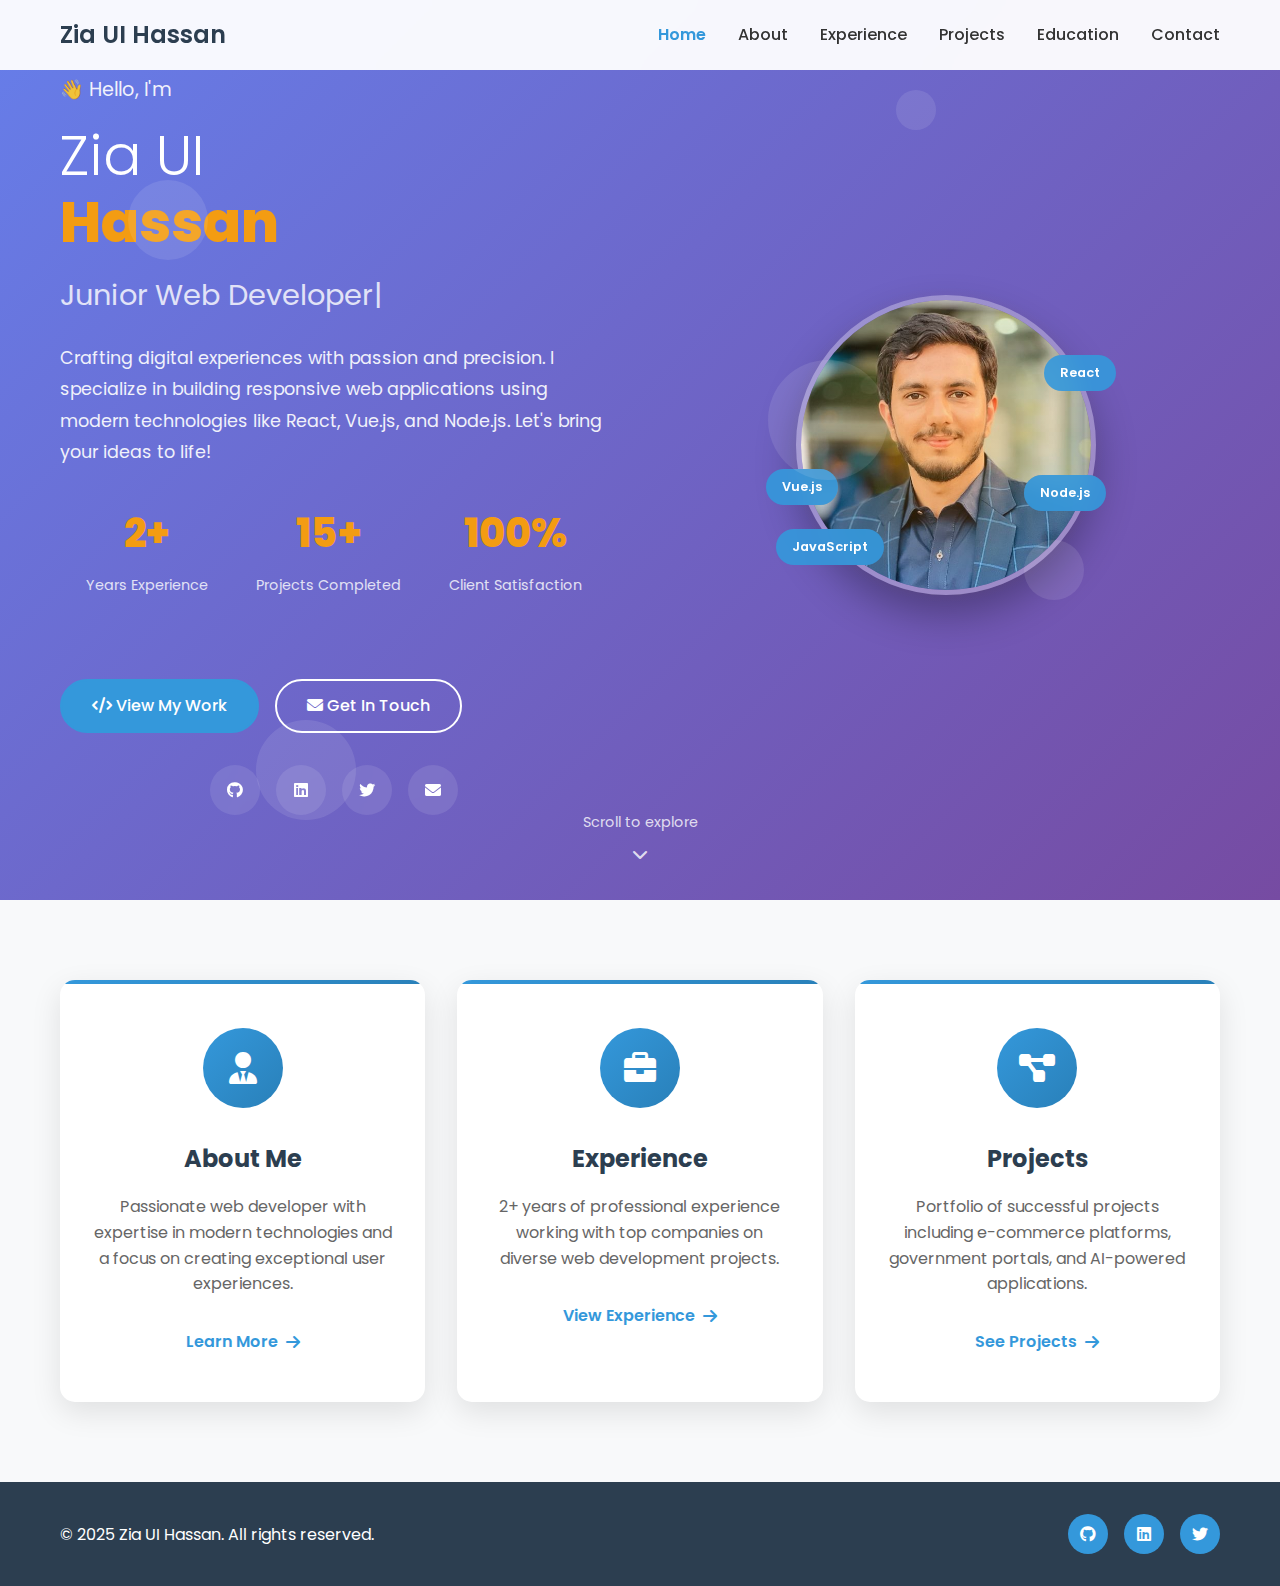
<file: index.html>
<!DOCTYPE html>
<html lang="en">
<head>
    <meta charset="UTF-8">
    <meta name="viewport" content="width=device-width, initial-scale=1.0">
    <title>Zia UI Hassan - Junior Web Developer Portfolio</title>
    <link rel="stylesheet" href="css/style.css">
    <link href="https://fonts.googleapis.com/css2?family=Poppins:wght@300;400;500;600;700;800&display=swap" rel="stylesheet">
    <link rel="stylesheet" href="https://cdnjs.cloudflare.com/ajax/libs/font-awesome/6.0.0/css/all.min.css">
</head>
<body>
    <!-- Navigation -->
    <nav class="navbar">
        <div class="nav-container">
            <div class="nav-logo">
                <a href="index.html">Zia UI Hassan</a>
            </div>
            <ul class="nav-menu">
                <li class="nav-item">
                    <a href="index.html" class="nav-link active">Home</a>
                </li>
                <li class="nav-item">
                    <a href="about.html" class="nav-link">About</a>
                </li>
                <li class="nav-item">
                    <a href="experience.html" class="nav-link">Experience</a>
                </li>
                <li class="nav-item">
                    <a href="projects.html" class="nav-link">Projects</a>
                </li>
                <li class="nav-item">
                    <a href="education.html" class="nav-link">Education</a>
                </li>
                <li class="nav-item">
                    <a href="contact.html" class="nav-link">Contact</a>
                </li>
            </ul>
            <div class="hamburger">
                <span class="bar"></span>
                <span class="bar"></span>
                <span class="bar"></span>
            </div>
        </div>
    </nav>

    <!-- Enhanced Hero Section -->
    <section id="home" class="hero">
        <div class="hero-bg-animation">
            <div class="floating-shapes">
                <div class="shape shape-1"></div>
                <div class="shape shape-2"></div>
                <div class="shape shape-3"></div>
                <div class="shape shape-4"></div>
                <div class="shape shape-5"></div>
            </div>
        </div>
        <div class="hero-container">
            <div class="hero-content">
                <div class="hero-text">
                    <div class="hero-greeting">👋 Hello, I'm</div>
                    <h1 class="hero-name">
                        <span class="first-name">Zia UI</span>
                        <span class="last-name highlight">Hassan</span>
                    </h1>
                    <h2 class="hero-title">
                        <span class="typing-text">Junior Web Developer</span>
                    </h2>
                    <p class="hero-description">
                        Crafting digital experiences with passion and precision. I specialize in building responsive web applications using modern technologies like React, Vue.js, and Node.js. Let's bring your ideas to life!
                    </p>
                    <div class="hero-stats">
                        <div class="stat">
                            <h3>2+</h3>
                            <p>Years Experience</p>
                        </div>
                        <div class="stat">
                            <h3>15+</h3>
                            <p>Projects Completed</p>
                        </div>
                        <div class="stat">
                            <h3>100%</h3>
                            <p>Client Satisfaction</p>
                        </div>
                    </div>
                    <div class="hero-buttons">
                        <a href="projects.html" class="btn btn-primary">
                            <i class="fas fa-code"></i> View My Work
                        </a>
                        <a href="contact.html" class="btn btn-secondary">
                            <i class="fas fa-envelope"></i> Get In Touch
                        </a>
                       
                    </div>
                    <div class="social-links-hero">
                        <a href="#" class="social-link" aria-label="GitHub">
                            <i class="fab fa-github"></i>
                        </a>
                        <a href="#" class="social-link" aria-label="LinkedIn">
                            <i class="fab fa-linkedin"></i>
                        </a>
                        <a href="#" class="social-link" aria-label="Twitter">
                            <i class="fab fa-twitter"></i>
                        </a>
                        <a href="#" class="social-link" aria-label="Email">
                            <i class="fas fa-envelope"></i>
                        </a>
                    </div>
                </div>
                <div class="hero-image">
                    <div class="image-container">
                        <div class="image-glow"></div>
                        <img src="images/profile.jpeg" alt="Zia UI Hassan - Web Developer" class="profile-img">
                        <div class="image-decoration">
                            <div class="tech-badge tech-1">React</div>
                            <div class="tech-badge tech-2">Vue.js</div>
                            <div class="tech-badge tech-3">Node.js</div>
                            <div class="tech-badge tech-4">JavaScript</div>
                        </div>
                    </div>
                </div>
            </div>
        </div>
        <div class="scroll-indicator">
            <span>Scroll to explore</span>
            <i class="fas fa-chevron-down"></i>
        </div>
    </section>

    <!-- Quick Overview Section -->
    <section class="quick-overview">
        <div class="container">
            <div class="overview-grid">
                <div class="overview-card" data-aos="fade-up">
                    <div class="card-icon">
                        <i class="fas fa-user-tie"></i>
                    </div>
                    <h3>About Me</h3>
                    <p>Passionate web developer with expertise in modern technologies and a focus on creating exceptional user experiences.</p>
                    <a href="about.html" class="card-link">Learn More <i class="fas fa-arrow-right"></i></a>
                </div>
                <div class="overview-card" data-aos="fade-up" data-aos-delay="100">
                    <div class="card-icon">
                        <i class="fas fa-briefcase"></i>
                    </div>
                    <h3>Experience</h3>
                    <p>2+ years of professional experience working with top companies on diverse web development projects.</p>
                    <a href="experience.html" class="card-link">View Experience <i class="fas fa-arrow-right"></i></a>
                </div>
                <div class="overview-card" data-aos="fade-up" data-aos-delay="200">
                    <div class="card-icon">
                        <i class="fas fa-project-diagram"></i>
                    </div>
                    <h3>Projects</h3>
                    <p>Portfolio of successful projects including e-commerce platforms, government portals, and AI-powered applications.</p>
                    <a href="projects.html" class="card-link">See Projects <i class="fas fa-arrow-right"></i></a>
                </div>
            </div>
        </div>
    </section>

    <!-- Footer -->
    <footer class="footer">
        <div class="container">
            <div class="footer-content">
                <p>&copy; 2025 Zia UI Hassan. All rights reserved.</p>
                <div class="social-links">
                    <a href="#" class="social-link"><i class="fab fa-github"></i></a>
                    <a href="#" class="social-link"><i class="fab fa-linkedin"></i></a>
                    <a href="#" class="social-link"><i class="fab fa-twitter"></i></a>
                </div>
            </div>
        </div>
    </footer>

    <script src="js/script.js"></script>
</body>
</html>
</file>
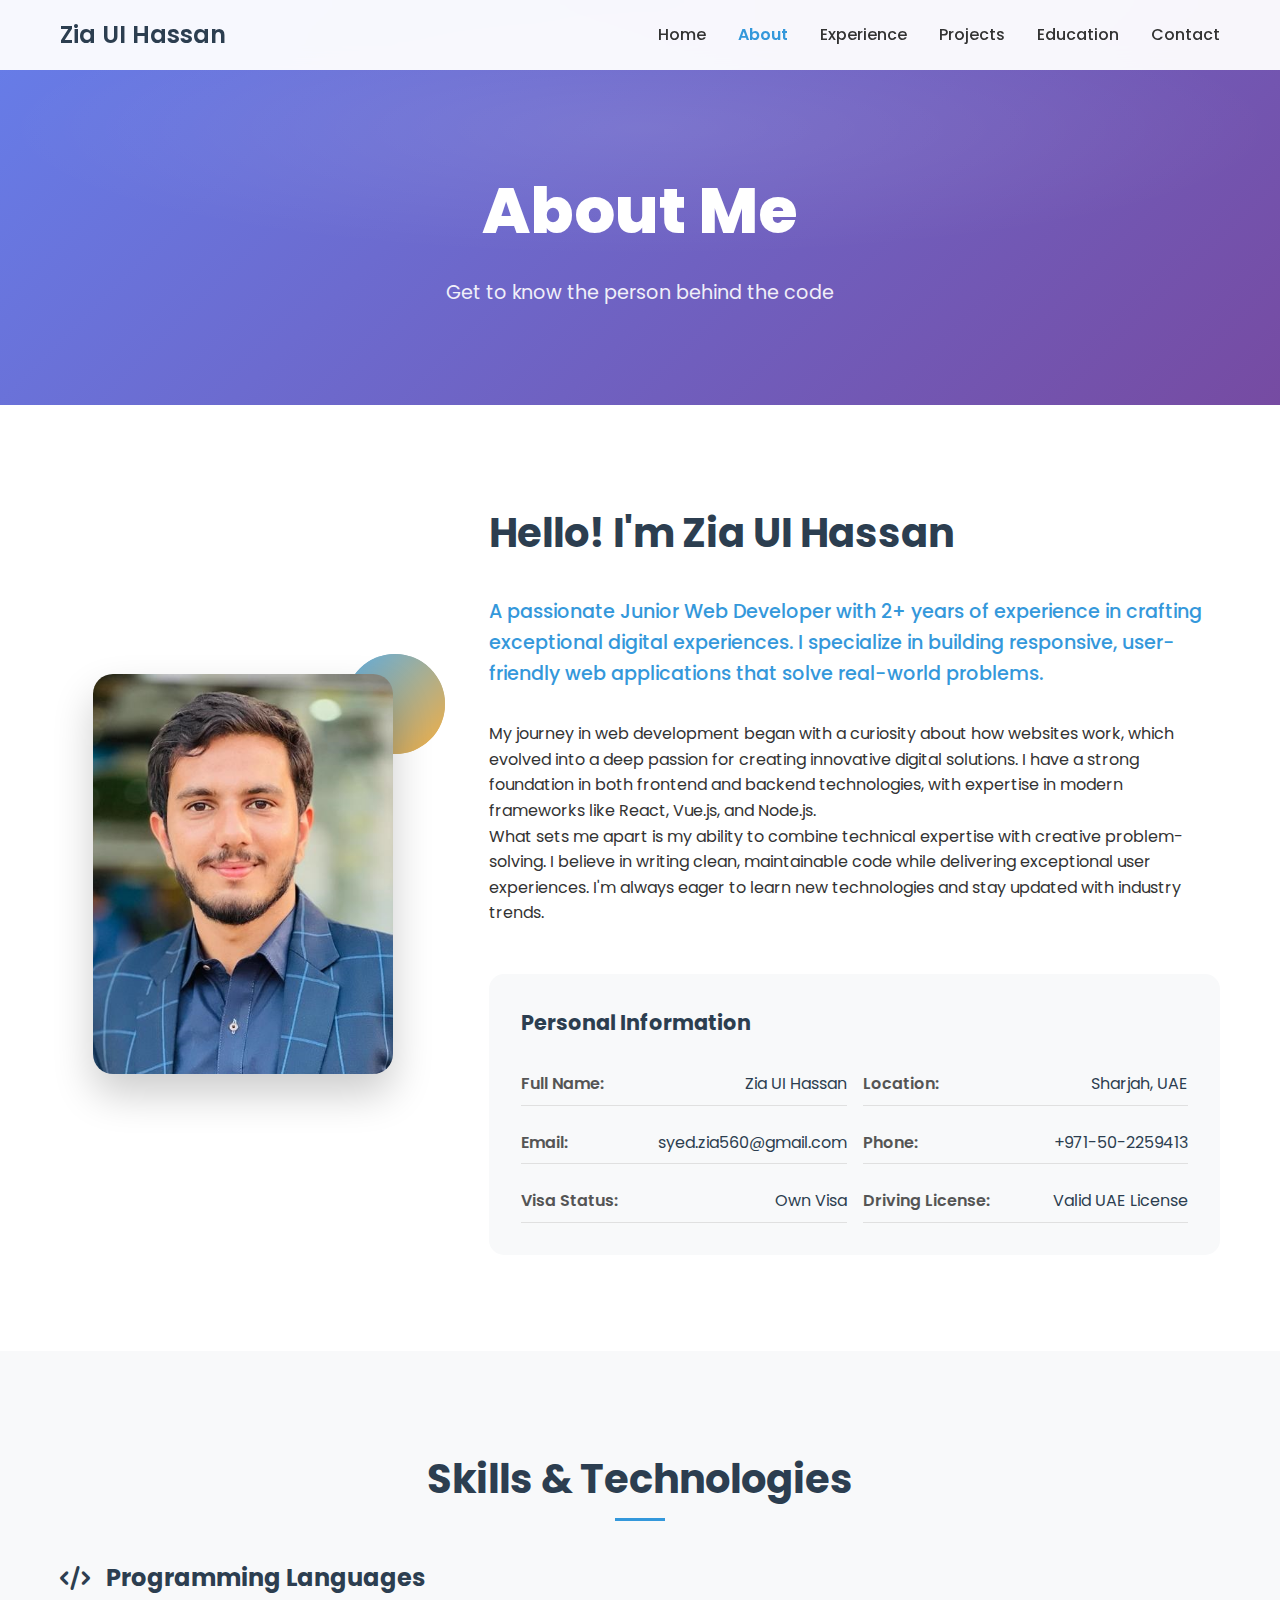
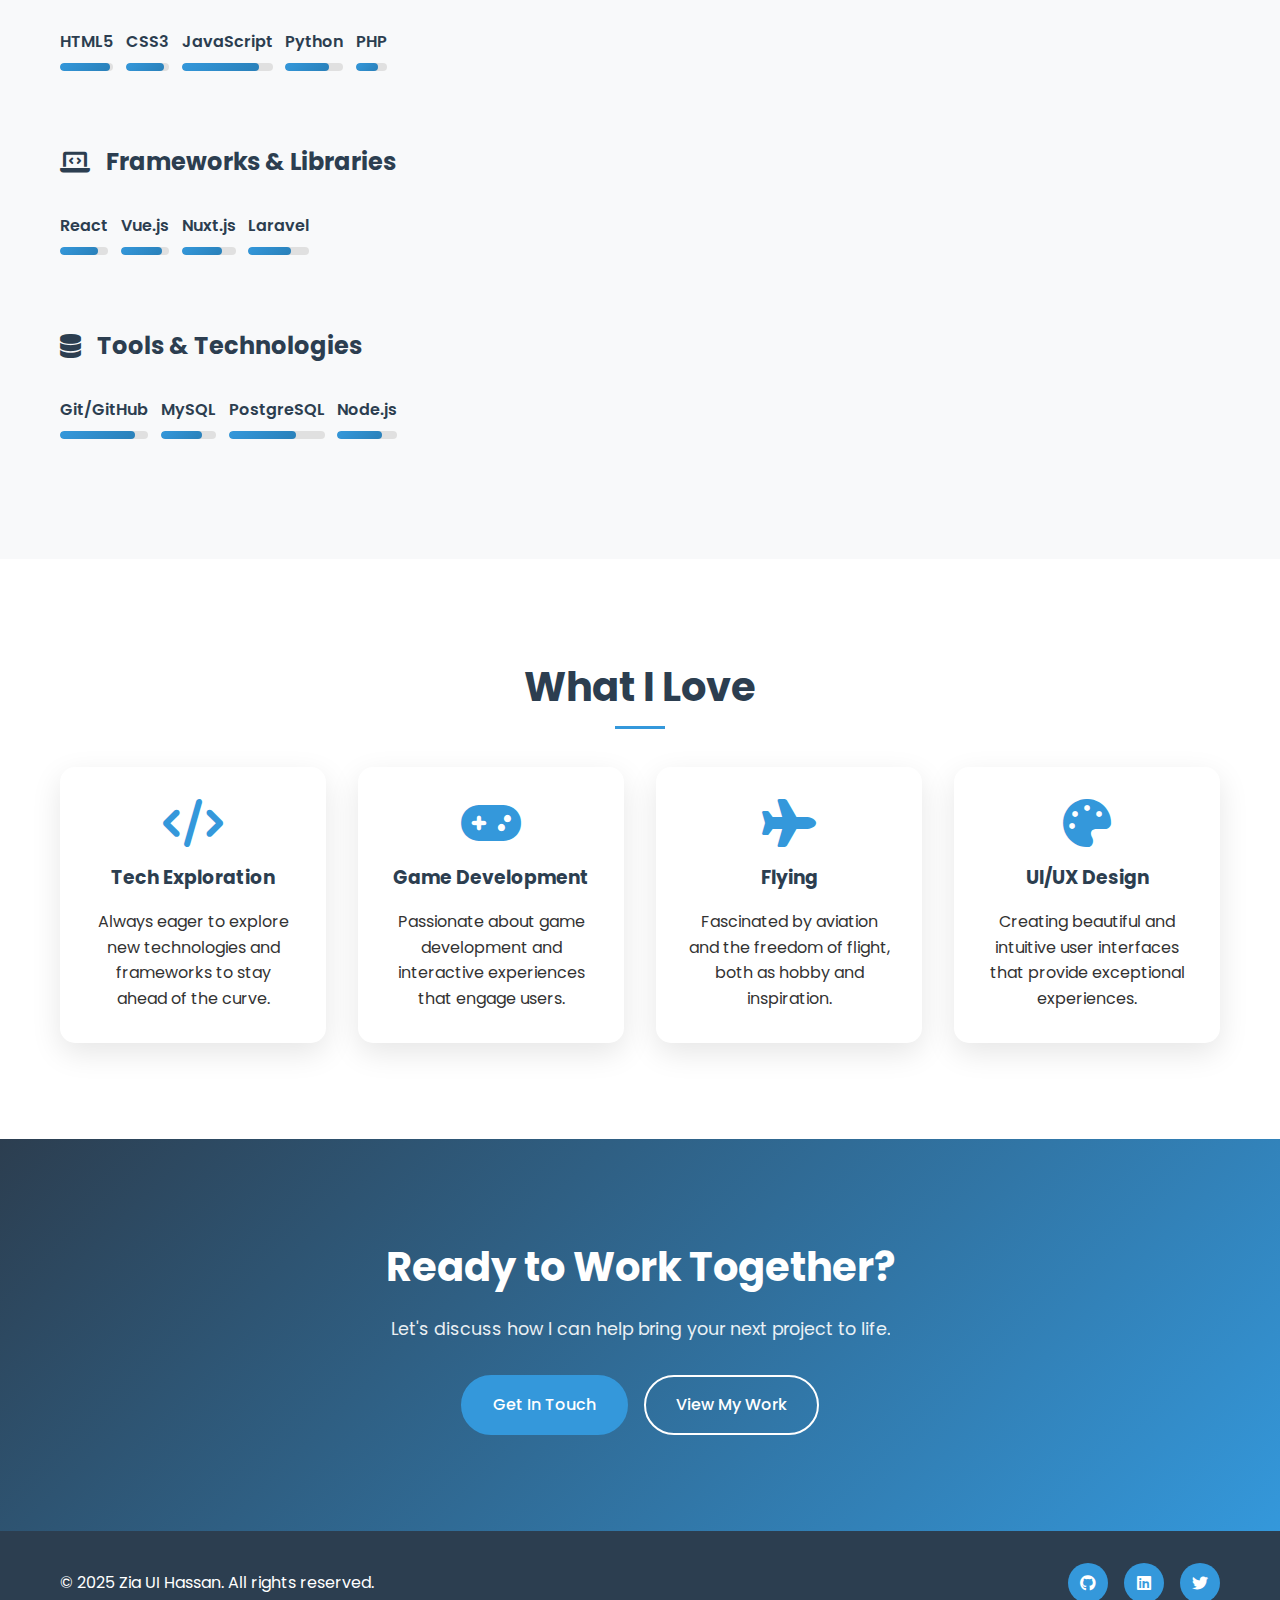
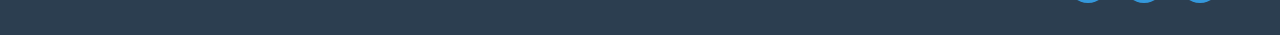
<file: about.html>
<!DOCTYPE html>
<html lang="en">
<head>
    <meta charset="UTF-8">
    <meta name="viewport" content="width=device-width, initial-scale=1.0">
    <title>About Me - Zia UI Hassan</title>
    <link rel="stylesheet" href="css/style.css">
    <link href="https://fonts.googleapis.com/css2?family=Poppins:wght@300;400;500;600;700;800&display=swap" rel="stylesheet">
    <link rel="stylesheet" href="https://cdnjs.cloudflare.com/ajax/libs/font-awesome/6.0.0/css/all.min.css">
</head>
<body>
    <!-- Navigation -->
    <nav class="navbar">
        <div class="nav-container">
            <div class="nav-logo">
                <a href="index.html">Zia UI Hassan</a>
            </div>
            <ul class="nav-menu">
                <li class="nav-item">
                    <a href="index.html" class="nav-link">Home</a>
                </li>
                <li class="nav-item">
                    <a href="about.html" class="nav-link active">About</a>
                </li>
                <li class="nav-item">
                    <a href="experience.html" class="nav-link">Experience</a>
                </li>
                <li class="nav-item">
                    <a href="projects.html" class="nav-link">Projects</a>
                </li>
                <li class="nav-item">
                    <a href="education.html" class="nav-link">Education</a>
                </li>
                <li class="nav-item">
                    <a href="contact.html" class="nav-link">Contact</a>
                </li>
            </ul>
            <div class="hamburger">
                <span class="bar"></span>
                <span class="bar"></span>
                <span class="bar"></span>
            </div>
        </div>
    </nav>

    <!-- About Hero Section -->
    <section class="page-hero">
        <div class="container">
            <div class="page-hero-content">
                <h1>About Me</h1>
                <p>Get to know the person behind the code</p>
            </div>
        </div>
    </section>

    <!-- About Content -->
    <section class="about-detailed">
        <div class="container">
            <div class="about-grid">
                <div class="about-image-section">
                    <div class="about-image-container">
                        <img src="images/profile.jpeg" alt="Zia UI Hassan" class="about-profile-img">
                        <div class="about-image-decoration">
                            <div class="decoration-circle"></div>
                            <div class="decoration-dots"></div>
                        </div>
                    </div>
                </div>
                <div class="about-content-section">
                    <h2>Hello! I'm Zia UI Hassan</h2>
                    <p class="about-intro">
                        A passionate Junior Web Developer with 2+ years of experience in crafting exceptional digital experiences. I specialize in building responsive, user-friendly web applications that solve real-world problems.
                    </p>
                    <p>
                        My journey in web development began with a curiosity about how websites work, which evolved into a deep passion for creating innovative digital solutions. I have a strong foundation in both frontend and backend technologies, with expertise in modern frameworks like React, Vue.js, and Node.js.
                    </p>
                    <p>
                        What sets me apart is my ability to combine technical expertise with creative problem-solving. I believe in writing clean, maintainable code while delivering exceptional user experiences. I'm always eager to learn new technologies and stay updated with industry trends.
                    </p>
                    
                    <div class="personal-info">
                        <h3>Personal Information</h3>
                        <div class="info-grid">
                            <div class="info-item">
                                <span class="info-label">Full Name:</span>
                                <span class="info-value">Zia UI Hassan</span>
                            </div>
                            <div class="info-item">
                                <span class="info-label">Location:</span>
                                <span class="info-value">Sharjah, UAE</span>
                            </div>
                            <div class="info-item">
                                <span class="info-label">Email:</span>
                                <span class="info-value">syed.zia560@gmail.com</span>
                            </div>
                            <div class="info-item">
                                <span class="info-label">Phone:</span>
                                <span class="info-value">+971-50-2259413</span>
                            </div>
                            <div class="info-item">
                                <span class="info-label">Visa Status:</span>
                                <span class="info-value">Own Visa</span>
                            </div>
                            <div class="info-item">
                                <span class="info-label">Driving License:</span>
                                <span class="info-value">Valid UAE License</span>
                            </div>
                        </div>
                    </div>
                </div>
            </div>
        </div>
    </section>

    <!-- Skills Section -->
    <section class="skills-detailed">
        <div class="container">
            <h2 class="section-title">Skills & Technologies</h2>
            <div class="skills-content">
                <div class="skills-category">
                    <h3><i class="fas fa-code"></i> Programming Languages</h3>
                    <div class="skills-grid">
                        <div class="skill-item">
                            <span class="skill-name">HTML5</span>
                            <div class="skill-bar">
                                <div class="skill-progress" style="width: 95%"></div>
                            </div>
                        </div>
                        <div class="skill-item">
                            <span class="skill-name">CSS3</span>
                            <div class="skill-bar">
                                <div class="skill-progress" style="width: 90%"></div>
                            </div>
                        </div>
                        <div class="skill-item">
                            <span class="skill-name">JavaScript</span>
                            <div class="skill-bar">
                                <div class="skill-progress" style="width: 85%"></div>
                            </div>
                        </div>
                        <div class="skill-item">
                            <span class="skill-name">Python</span>
                            <div class="skill-bar">
                                <div class="skill-progress" style="width: 75%"></div>
                            </div>
                        </div>
                        <div class="skill-item">
                            <span class="skill-name">PHP</span>
                            <div class="skill-bar">
                                <div class="skill-progress" style="width: 70%"></div>
                            </div>
                        </div>
                    </div>
                </div>
                
                <div class="skills-category">
                    <h3><i class="fas fa-laptop-code"></i> Frameworks & Libraries</h3>
                    <div class="skills-grid">
                        <div class="skill-item">
                            <span class="skill-name">React</span>
                            <div class="skill-bar">
                                <div class="skill-progress" style="width: 80%"></div>
                            </div>
                        </div>
                        <div class="skill-item">
                            <span class="skill-name">Vue.js</span>
                            <div class="skill-bar">
                                <div class="skill-progress" style="width: 85%"></div>
                            </div>
                        </div>
                        <div class="skill-item">
                            <span class="skill-name">Nuxt.js</span>
                            <div class="skill-bar">
                                <div class="skill-progress" style="width: 75%"></div>
                            </div>
                        </div>
                        <div class="skill-item">
                            <span class="skill-name">Laravel</span>
                            <div class="skill-bar">
                                <div class="skill-progress" style="width: 70%"></div>
                            </div>
                        </div>
                    </div>
                </div>
                
                <div class="skills-category">
                    <h3><i class="fas fa-database"></i> Tools & Technologies</h3>
                    <div class="skills-grid">
                        <div class="skill-item">
                            <span class="skill-name">Git/GitHub</span>
                            <div class="skill-bar">
                                <div class="skill-progress" style="width: 85%"></div>
                            </div>
                        </div>
                        <div class="skill-item">
                            <span class="skill-name">MySQL</span>
                            <div class="skill-bar">
                                <div class="skill-progress" style="width: 75%"></div>
                            </div>
                        </div>
                        <div class="skill-item">
                            <span class="skill-name">PostgreSQL</span>
                            <div class="skill-bar">
                                <div class="skill-progress" style="width: 70%"></div>
                            </div>
                        </div>
                        <div class="skill-item">
                            <span class="skill-name">Node.js</span>
                            <div class="skill-bar">
                                <div class="skill-progress" style="width: 75%"></div>
                            </div>
                        </div>
                    </div>
                </div>
            </div>
        </div>
    </section>

    <!-- Interests Section -->
    <section class="interests">
        <div class="container">
            <h2 class="section-title">What I Love</h2>
            <div class="interests-grid">
                <div class="interest-card">
                    <i class="fas fa-code"></i>
                    <h3>Tech Exploration</h3>
                    <p>Always eager to explore new technologies and frameworks to stay ahead of the curve.</p>
                </div>
                <div class="interest-card">
                    <i class="fas fa-gamepad"></i>
                    <h3>Game Development</h3>
                    <p>Passionate about game development and interactive experiences that engage users.</p>
                </div>
                <div class="interest-card">
                    <i class="fas fa-plane"></i>
                    <h3>Flying</h3>
                    <p>Fascinated by aviation and the freedom of flight, both as hobby and inspiration.</p>
                </div>
                <div class="interest-card">
                    <i class="fas fa-palette"></i>
                    <h3>UI/UX Design</h3>
                    <p>Creating beautiful and intuitive user interfaces that provide exceptional experiences.</p>
                </div>
            </div>
        </div>
    </section>

    <!-- Call to Action -->
    <section class="cta-section">
        <div class="container">
            <div class="cta-content">
                <h2>Ready to Work Together?</h2>
                <p>Let's discuss how I can help bring your next project to life.</p>
                <div class="cta-buttons">
                    <a href="contact.html" class="btn btn-primary">Get In Touch</a>
                    <a href="projects.html" class="btn btn-secondary">View My Work</a>
                </div>
            </div>
        </div>
    </section>

    <!-- Footer -->
    <footer class="footer">
        <div class="container">
            <div class="footer-content">
                <p>&copy; 2025 Zia UI Hassan. All rights reserved.</p>
                <div class="social-links">
                    <a href="#" class="social-link"><i class="fab fa-github"></i></a>
                    <a href="#" class="social-link"><i class="fab fa-linkedin"></i></a>
                    <a href="#" class="social-link"><i class="fab fa-twitter"></i></a>
                </div>
            </div>
        </div>
    </footer>

    <script src="js/script.js"></script>
</body>
</html>
</file>
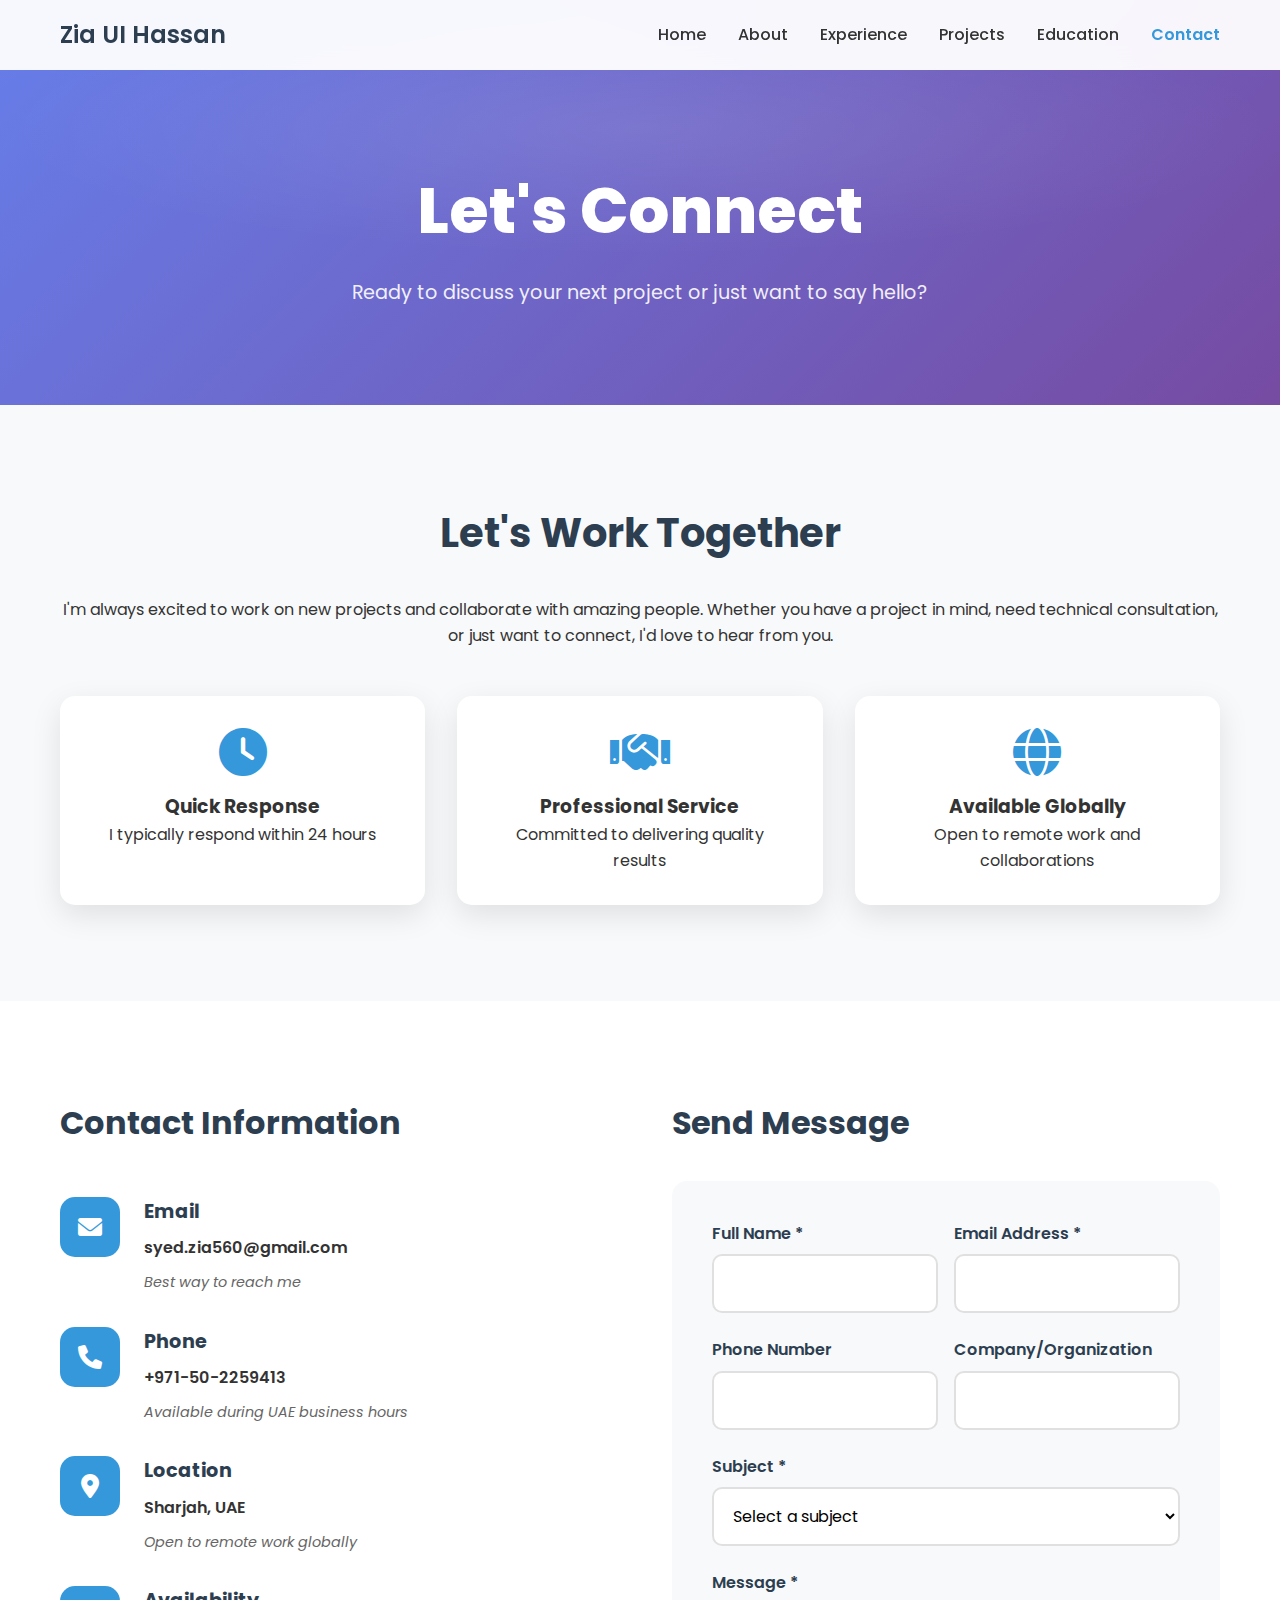
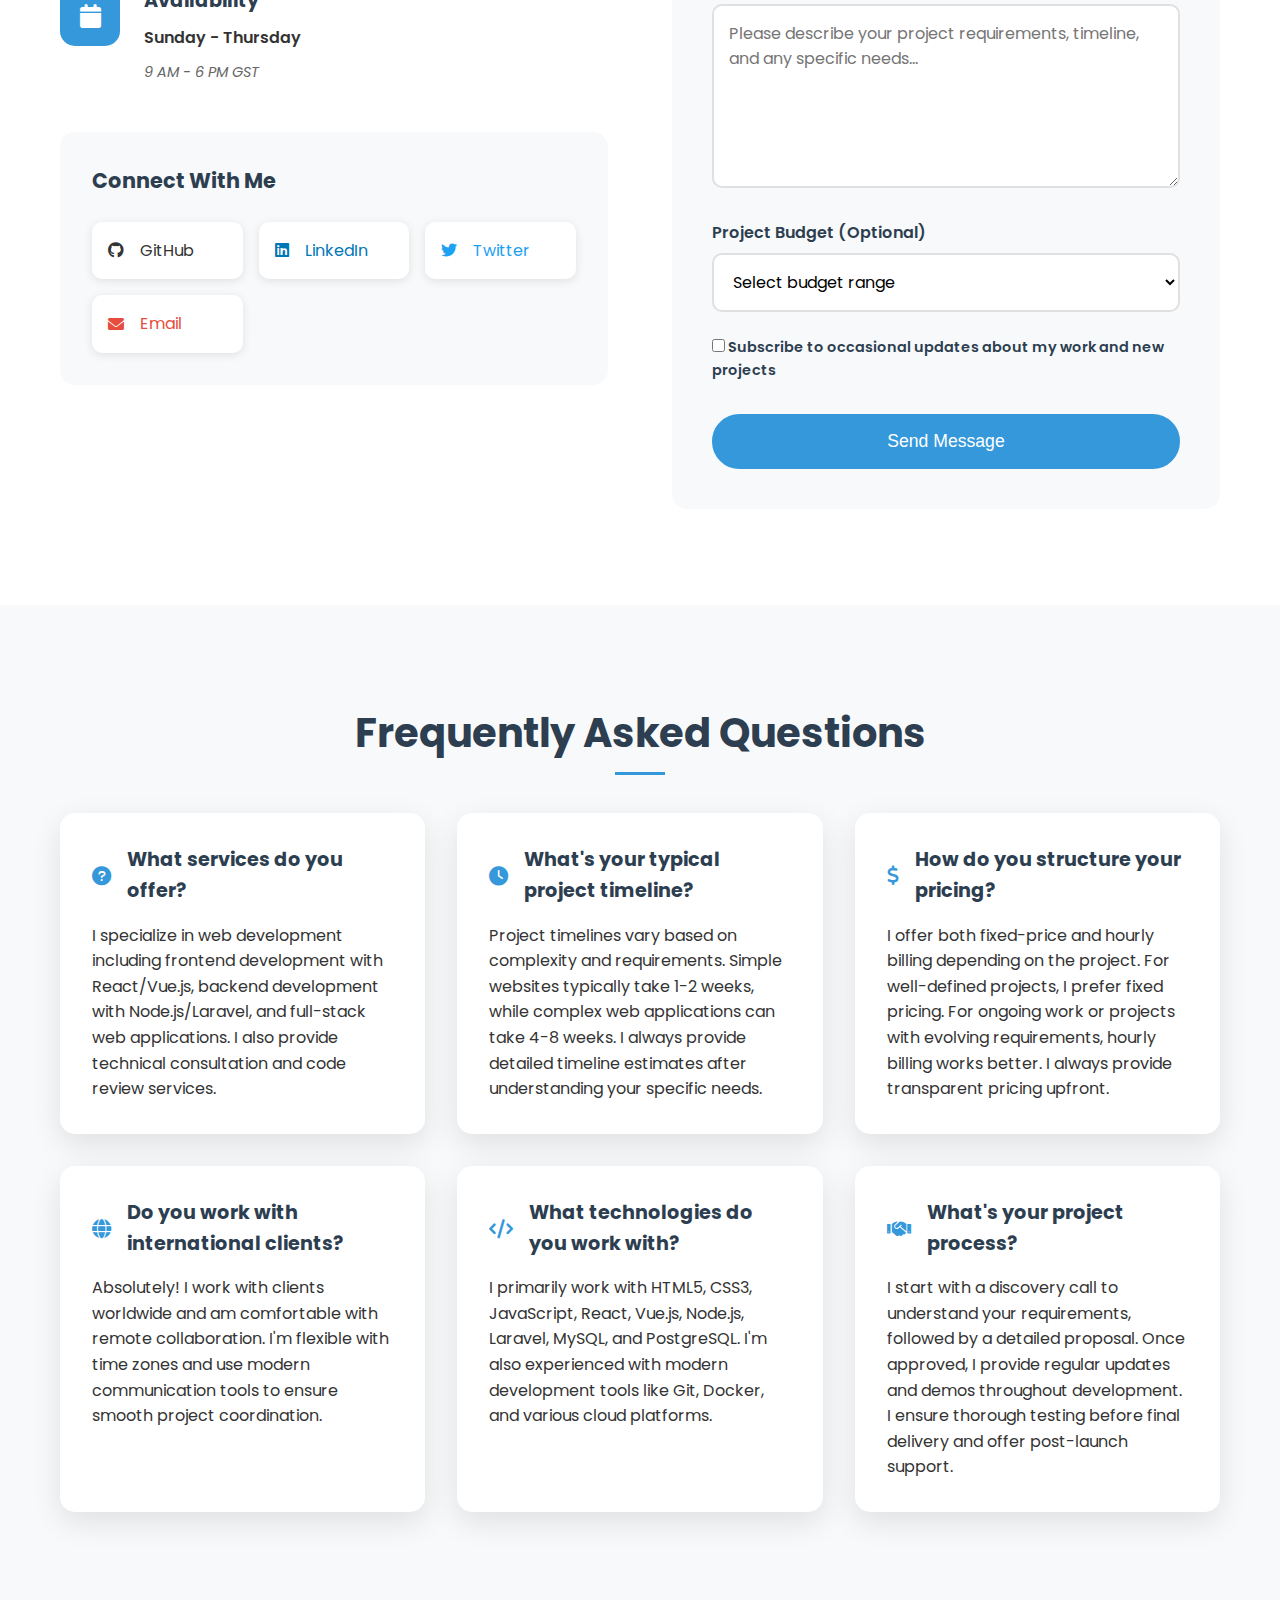
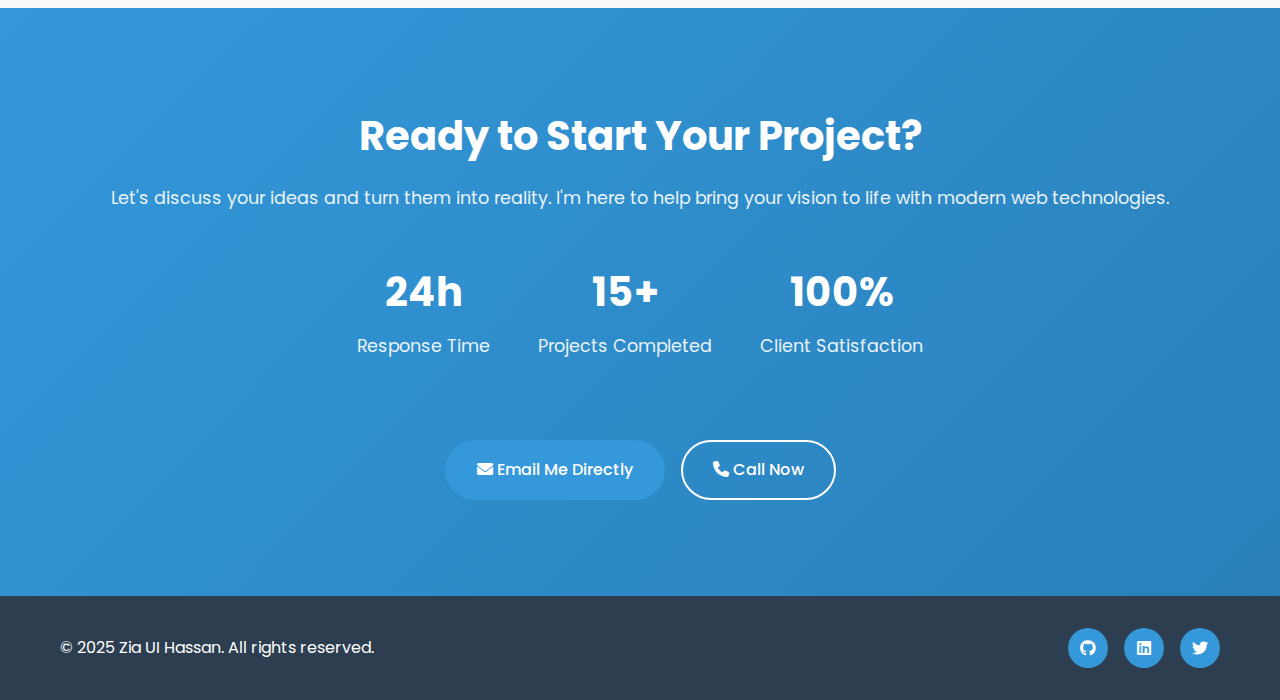
<file: contact.html>
<!DOCTYPE html>
<html lang="en">
<head>
    <meta charset="UTF-8">
    <meta name="viewport" content="width=device-width, initial-scale=1.0">
    <title>Contact - Zia UI Hassan</title>
    <link rel="stylesheet" href="css/style.css">
    <link href="https://fonts.googleapis.com/css2?family=Poppins:wght@300;400;500;600;700;800&display=swap" rel="stylesheet">
    <link rel="stylesheet" href="https://cdnjs.cloudflare.com/ajax/libs/font-awesome/6.0.0/css/all.min.css">
</head>
<body>
    <!-- Navigation -->
    <nav class="navbar">
        <div class="nav-container">
            <div class="nav-logo">
                <a href="index.html">Zia UI Hassan</a>
            </div>
            <ul class="nav-menu">
                <li class="nav-item">
                    <a href="index.html" class="nav-link">Home</a>
                </li>
                <li class="nav-item">
                    <a href="about.html" class="nav-link">About</a>
                </li>
                <li class="nav-item">
                    <a href="experience.html" class="nav-link">Experience</a>
                </li>
                <li class="nav-item">
                    <a href="projects.html" class="nav-link">Projects</a>
                </li>
                <li class="nav-item">
                    <a href="education.html" class="nav-link">Education</a>
                </li>
                <li class="nav-item">
                    <a href="contact.html" class="nav-link active">Contact</a>
                </li>
            </ul>
            <div class="hamburger">
                <span class="bar"></span>
                <span class="bar"></span>
                <span class="bar"></span>
            </div>
        </div>
    </nav>

    <!-- Contact Hero Section -->
    <section class="page-hero">
        <div class="container">
            <div class="page-hero-content">
                <h1>Let's Connect</h1>
                <p>Ready to discuss your next project or just want to say hello?</p>
            </div>
        </div>
    </section>

    <!-- Contact Introduction -->
    <section class="contact-intro">
        <div class="container">
            <div class="intro-content">
                <h2>Let's Work Together</h2>
                <p>
                    I'm always excited to work on new projects and collaborate with amazing people. Whether you have a project in mind, need technical consultation, or just want to connect, I'd love to hear from you.
                </p>
                <div class="contact-highlights">
                    <div class="highlight-item">
                        <i class="fas fa-clock"></i>
                        <h3>Quick Response</h3>
                        <p>I typically respond within 24 hours</p>
                    </div>
                    <div class="highlight-item">
                        <i class="fas fa-handshake"></i>
                        <h3>Professional Service</h3>
                        <p>Committed to delivering quality results</p>
                    </div>
                    <div class="highlight-item">
                        <i class="fas fa-globe"></i>
                        <h3>Available Globally</h3>
                        <p>Open to remote work and collaborations</p>
                    </div>
                </div>
            </div>
        </div>
    </section>

    <!-- Contact Information -->
    <section class="contact-information">
        <div class="container">
            <div class="contact-grid">
                <div class="contact-info-detailed">
                    <h2>Contact Information</h2>
                    <div class="info-items">
                        <div class="contact-info-item">
                            <div class="info-icon">
                                <i class="fas fa-envelope"></i>
                            </div>
                            <div class="info-content">
                                <h3>Email</h3>
                                <p>syed.zia560@gmail.com</p>
                                <span class="info-note">Best way to reach me</span>
                            </div>
                        </div>
                        
                        <div class="contact-info-item">
                            <div class="info-icon">
                                <i class="fas fa-phone"></i>
                            </div>
                            <div class="info-content">
                                <h3>Phone</h3>
                                <p>+971-50-2259413</p>
                                <span class="info-note">Available during UAE business hours</span>
                            </div>
                        </div>
                        
                        <div class="contact-info-item">
                            <div class="info-icon">
                                <i class="fas fa-map-marker-alt"></i>
                            </div>
                            <div class="info-content">
                                <h3>Location</h3>
                                <p>Sharjah, UAE</p>
                                <span class="info-note">Open to remote work globally</span>
                            </div>
                        </div>
                        
                        <div class="contact-info-item">
                            <div class="info-icon">
                                <i class="fas fa-calendar"></i>
                            </div>
                            <div class="info-content">
                                <h3>Availability</h3>
                                <p>Sunday - Thursday</p>
                                <span class="info-note">9 AM - 6 PM GST</span>
                            </div>
                        </div>
                    </div>

                    <!-- Social Media Links -->
                    <div class="social-media-section">
                        <h3>Connect With Me</h3>
                        <div class="social-media-links">
                            <a href="#" class="social-media-link github">
                                <i class="fab fa-github"></i>
                                <span>GitHub</span>
                            </a>
                            <a href="#" class="social-media-link linkedin">
                                <i class="fab fa-linkedin"></i>
                                <span>LinkedIn</span>
                            </a>
                            <a href="#" class="social-media-link twitter">
                                <i class="fab fa-twitter"></i>
                                <span>Twitter</span>
                            </a>
                            <a href="mailto:syed.zia560@gmail.com" class="social-media-link email">
                                <i class="fas fa-envelope"></i>
                                <span>Email</span>
                            </a>
                        </div>
                    </div>
                </div>

                <!-- Contact Form -->
                <div class="contact-form-section">
                    <h2>Send Message</h2>
                    <form id="contactForm" action="https://formspree.io/f/meoqgqnz" method="POST" class="contact-form-enhanced">
                        <div class="form-row">
                            <div class="form-group">
                                <label for="name">Full Name *</label>
                                <input type="text" id="name" name="name" required>
                                <span class="form-error" id="name-error"></span>
                            </div>
                            <div class="form-group">
                                <label for="email">Email Address *</label>
                                <input type="email" id="email" name="email" required>
                                <span class="form-error" id="email-error"></span>
                            </div>
                        </div>
                        
                        <div class="form-row">
                            <div class="form-group">
                                <label for="phone">Phone Number</label>
                                <input type="tel" id="phone" name="phone">
                            </div>
                            <div class="form-group">
                                <label for="company">Company/Organization</label>
                                <input type="text" id="company" name="company">
                            </div>
                        </div>
                        
                        <div class="form-group">
                            <label for="subject">Subject *</label>
                            <select id="subject" name="subject" required>
                                <option value="">Select a subject</option>
                                <option value="web-development">Web Development Project</option>
                                <option value="consultation">Technical Consultation</option>
                                <option value="collaboration">Collaboration Opportunity</option>
                                <option value="job-opportunity">Job Opportunity</option>
                                <option value="general-inquiry">General Inquiry</option>
                                <option value="other">Other</option>
                            </select>
                            <span class="form-error" id="subject-error"></span>
                        </div>
                        
                        <div class="form-group">
                            <label for="message">Message *</label>
                            <textarea id="message" name="message" rows="6" required placeholder="Please describe your project requirements, timeline, and any specific needs..."></textarea>
                            <span class="form-error" id="message-error"></span>
                        </div>
                        
                        <div class="form-group">
                            <label for="budget">Project Budget (Optional)</label>
                            <select id="budget" name="budget">
                                <option value="">Select budget range</option>
                                <option value="under-1000">Under $1,000</option>
                                <option value="1000-5000">$1,000 - $5,000</option>
                                <option value="5000-10000">$5,000 - $10,000</option>
                                <option value="10000-plus">$10,000+</option>
                                <option value="discuss">Let's discuss</option>
                            </select>
                        </div>
                        
                        <div class="form-group checkbox-group">
                            <label class="checkbox-label">
                                <input type="checkbox" id="newsletter" name="newsletter" value="yes">
                                <span class="checkmark"></span>
                                Subscribe to occasional updates about my work and new projects
                            </label>
                        </div>
                        
                        <button type="submit" class="btn btn-primary btn-submit">
                            <span class="btn-text">Send Message</span>
                            <span class="btn-loading" style="display: none;">
                                <i class="fas fa-spinner fa-spin"></i> Sending...
                            </span>
                        </button>
                        
                        <div id="form-message" class="form-message" style="display: none;"></div>
                    </form>
                </div>
            </div>
        </div>
    </section>

    <!-- FAQ Section -->
    <section class="faq-section">
        <div class="container">
            <h2 class="section-title">Frequently Asked Questions</h2>
            <div class="faq-grid">
                <div class="faq-item">
                    <h3><i class="fas fa-question-circle"></i> What services do you offer?</h3>
                    <p>I specialize in web development including frontend development with React/Vue.js, backend development with Node.js/Laravel, and full-stack web applications. I also provide technical consultation and code review services.</p>
                </div>
                <div class="faq-item">
                    <h3><i class="fas fa-clock"></i> What's your typical project timeline?</h3>
                    <p>Project timelines vary based on complexity and requirements. Simple websites typically take 1-2 weeks, while complex web applications can take 4-8 weeks. I always provide detailed timeline estimates after understanding your specific needs.</p>
                </div>
                <div class="faq-item">
                    <h3><i class="fas fa-dollar-sign"></i> How do you structure your pricing?</h3>
                    <p>I offer both fixed-price and hourly billing depending on the project. For well-defined projects, I prefer fixed pricing. For ongoing work or projects with evolving requirements, hourly billing works better. I always provide transparent pricing upfront.</p>
                </div>
                <div class="faq-item">
                    <h3><i class="fas fa-globe"></i> Do you work with international clients?</h3>
                    <p>Absolutely! I work with clients worldwide and am comfortable with remote collaboration. I'm flexible with time zones and use modern communication tools to ensure smooth project coordination.</p>
                </div>
                <div class="faq-item">
                    <h3><i class="fas fa-code"></i> What technologies do you work with?</h3>
                    <p>I primarily work with HTML5, CSS3, JavaScript, React, Vue.js, Node.js, Laravel, MySQL, and PostgreSQL. I'm also experienced with modern development tools like Git, Docker, and various cloud platforms.</p>
                </div>
                <div class="faq-item">
                    <h3><i class="fas fa-handshake"></i> What's your project process?</h3>
                    <p>I start with a discovery call to understand your requirements, followed by a detailed proposal. Once approved, I provide regular updates and demos throughout development. I ensure thorough testing before final delivery and offer post-launch support.</p>
                </div>
            </div>
        </div>
    </section>

    <!-- Contact CTA -->
    <section class="contact-cta">
        <div class="container">
            <div class="cta-content">
                <h2>Ready to Start Your Project?</h2>
                <p>Let's discuss your ideas and turn them into reality. I'm here to help bring your vision to life with modern web technologies.</p>
                <div class="cta-stats">
                    <div class="cta-stat">
                        <h3>24h</h3>
                        <p>Response Time</p>
                    </div>
                    <div class="cta-stat">
                        <h3>15+</h3>
                        <p>Projects Completed</p>
                    </div>
                    <div class="cta-stat">
                        <h3>100%</h3>
                        <p>Client Satisfaction</p>
                    </div>
                </div>
                <div class="cta-buttons">
                    <a href="mailto:syed.zia560@gmail.com" class="btn btn-primary">
                        <i class="fas fa-envelope"></i> Email Me Directly
                    </a>
                    <a href="tel:+971502259413" class="btn btn-secondary">
                        <i class="fas fa-phone"></i> Call Now
                    </a>
                </div>
            </div>
        </div>
    </section>

    <!-- Footer -->
    <footer class="footer">
        <div class="container">
            <div class="footer-content">
                <p>&copy; 2025 Zia UI Hassan. All rights reserved.</p>
                <div class="social-links">
                    <a href="#" class="social-link"><i class="fab fa-github"></i></a>
                    <a href="#" class="social-link"><i class="fab fa-linkedin"></i></a>
                    <a href="#" class="social-link"><i class="fab fa-twitter"></i></a>
                </div>
            </div>
        </div>
    </footer>

    <script src="js/script.js"></script>
</body>
</html>
</file>
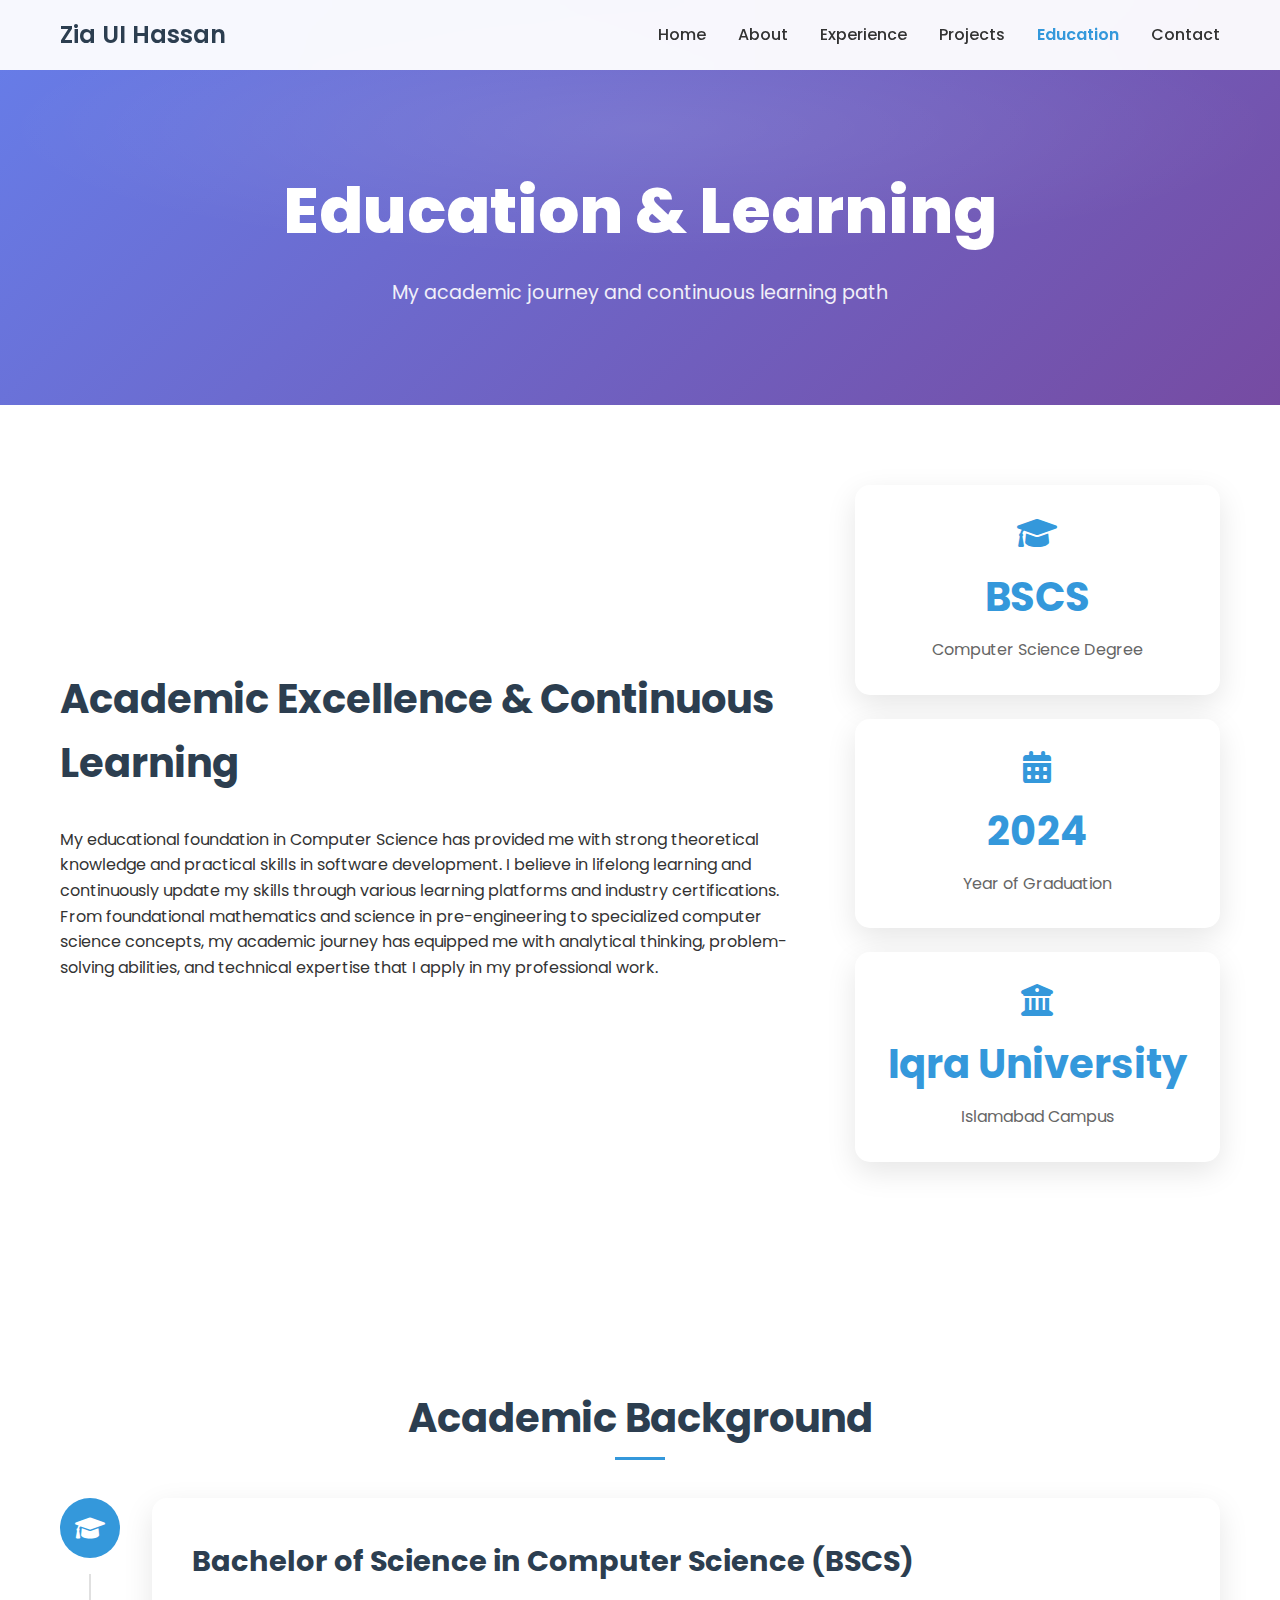
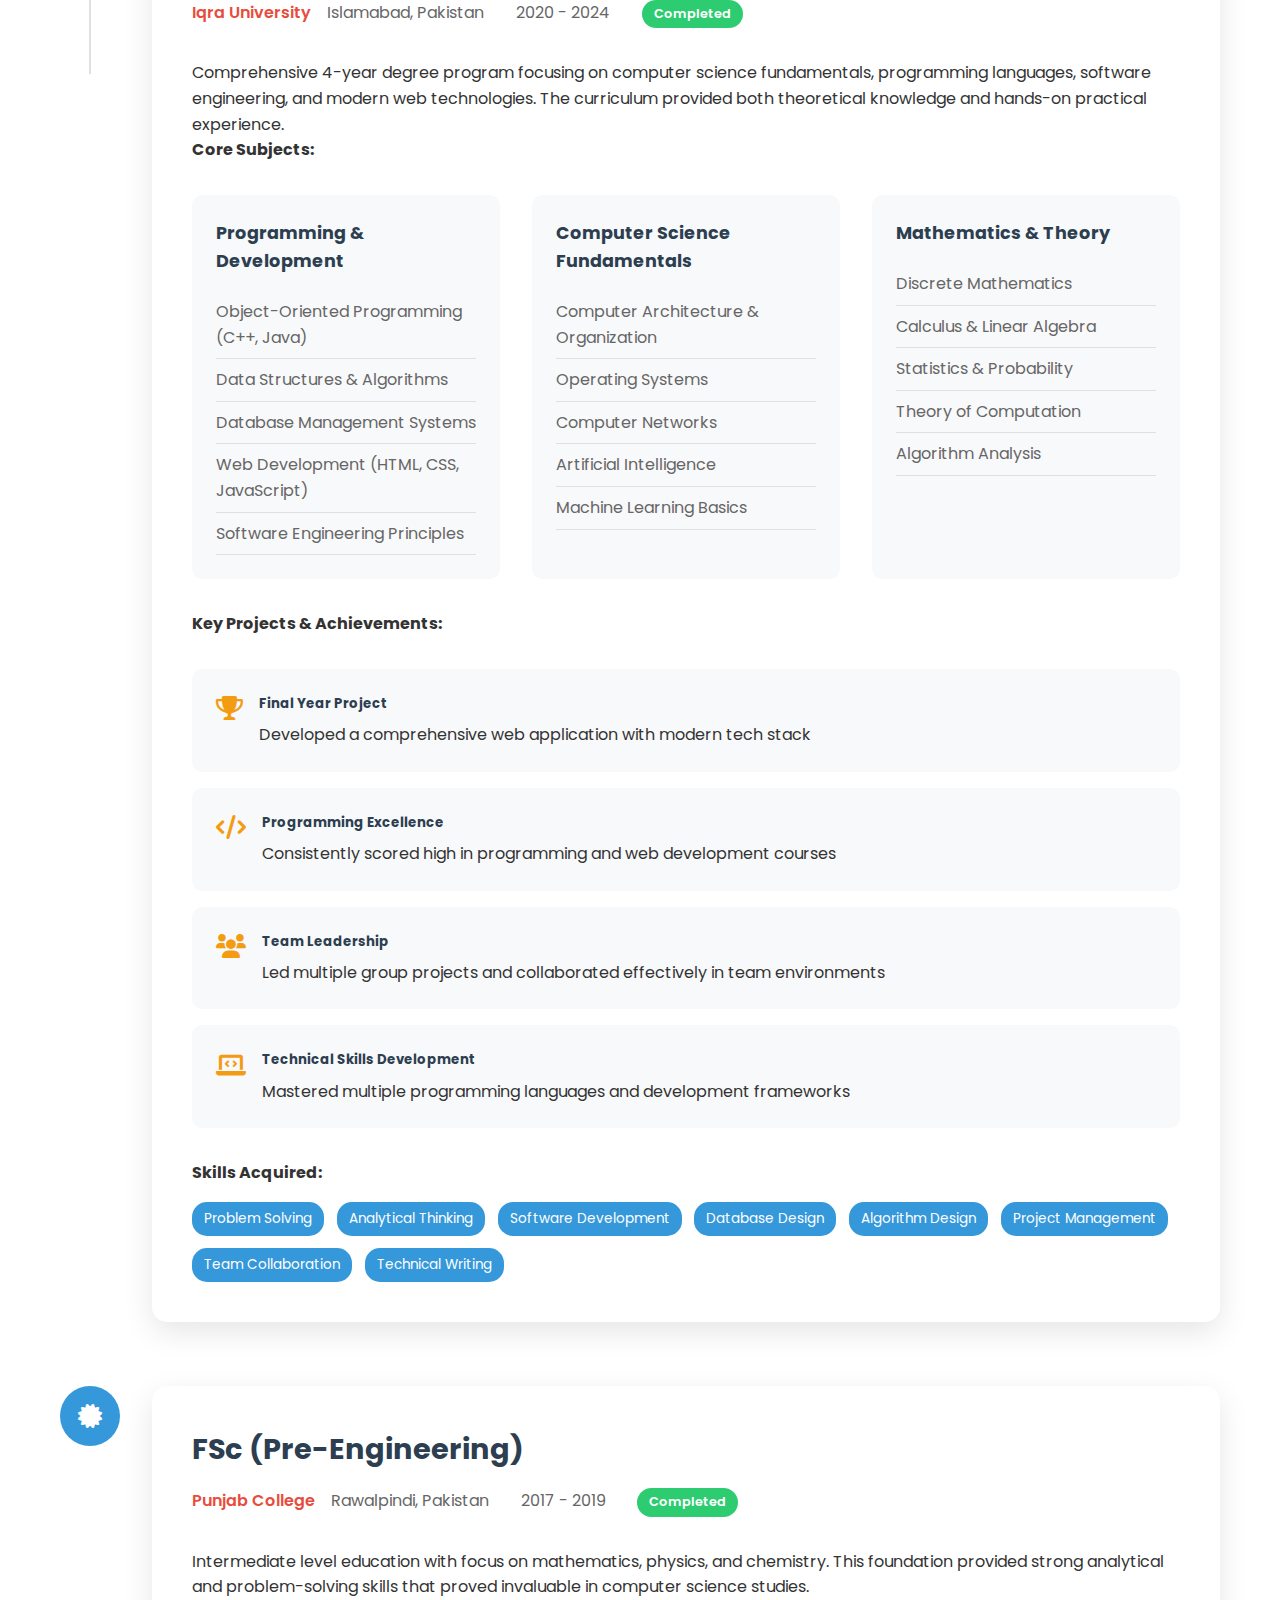
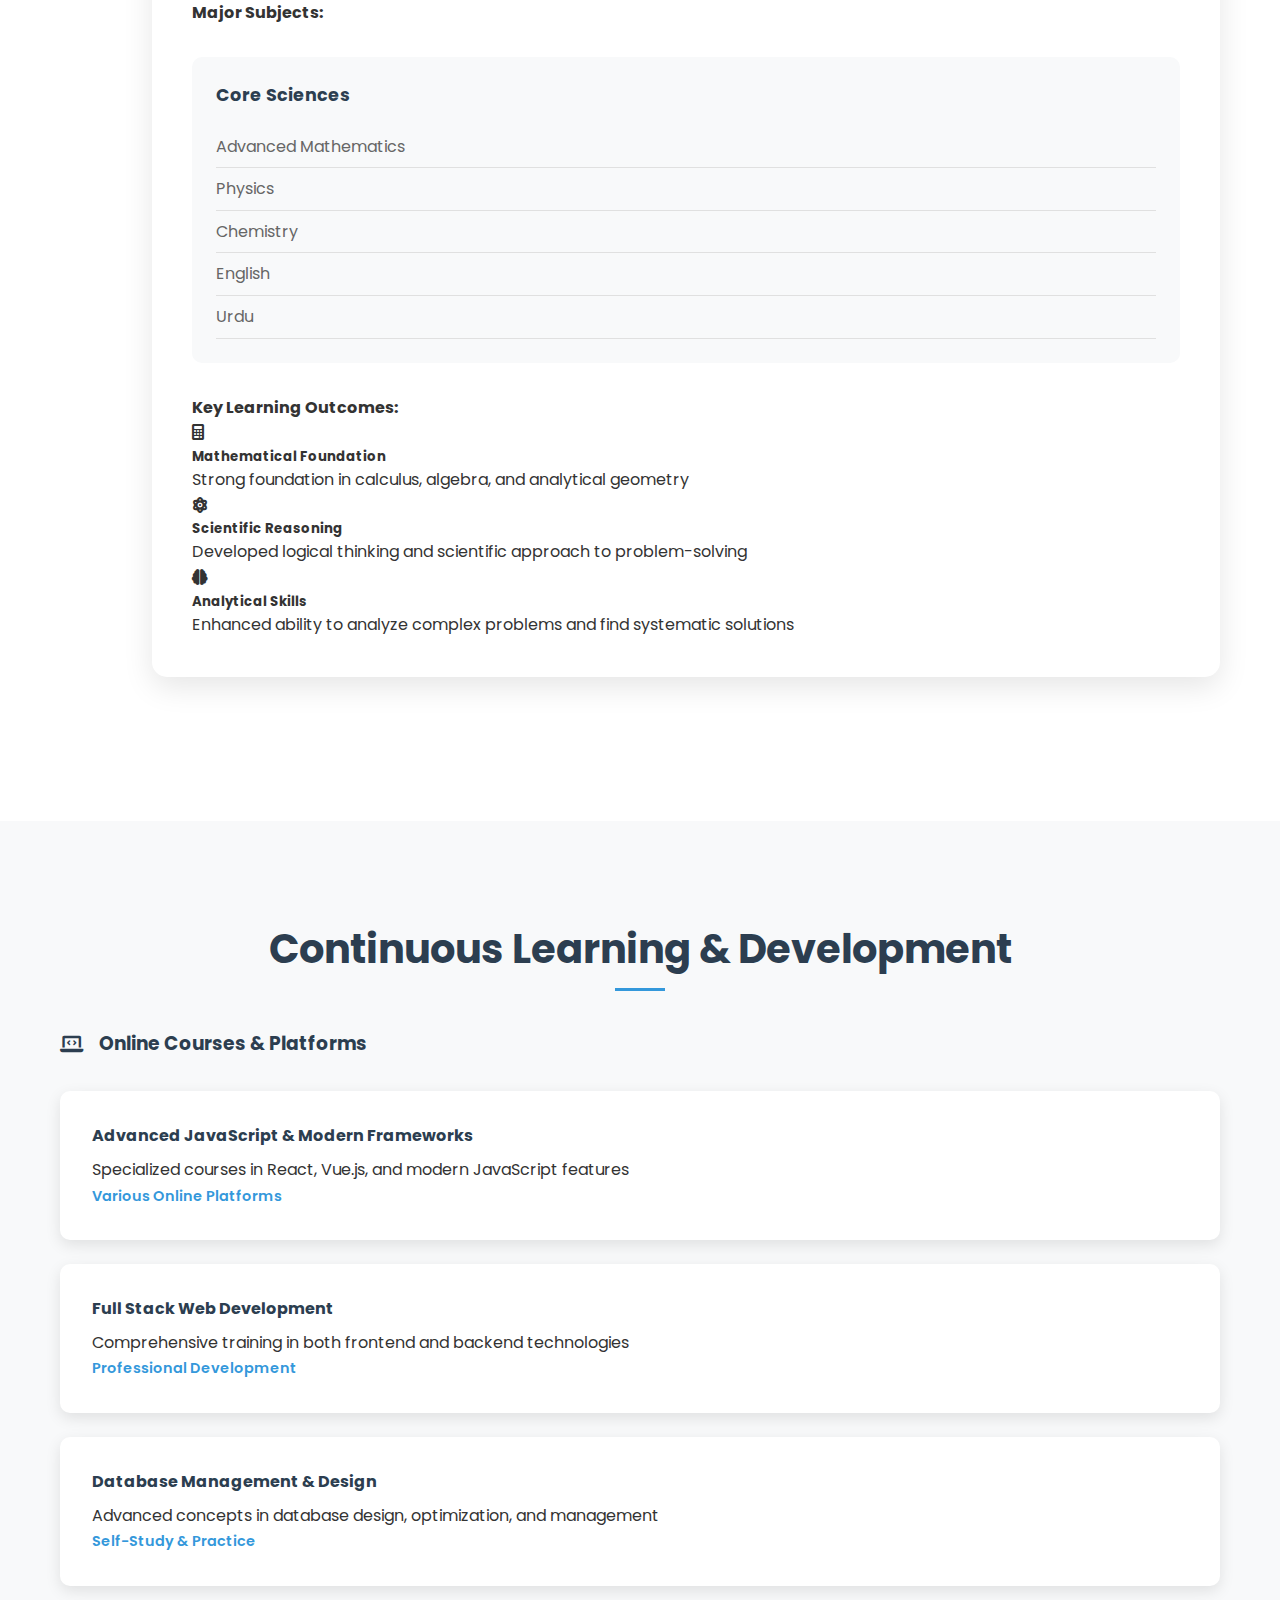
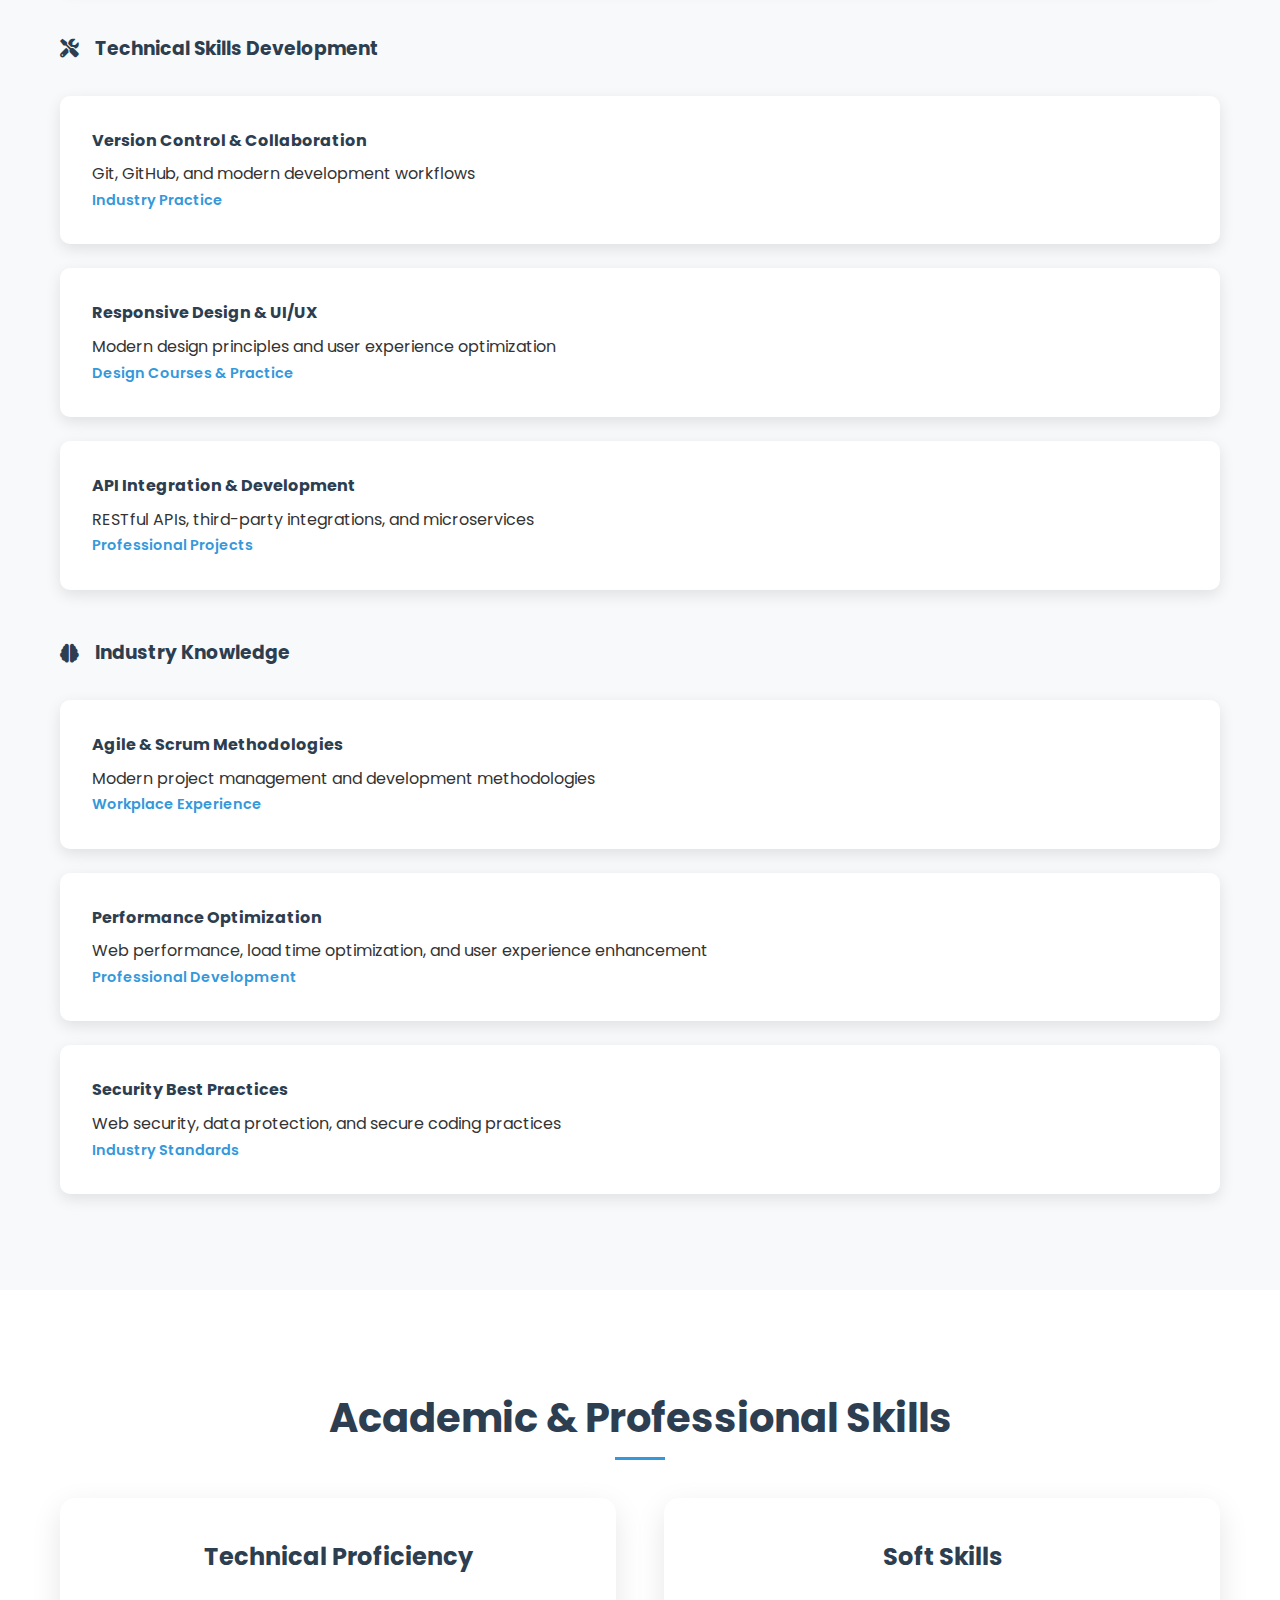
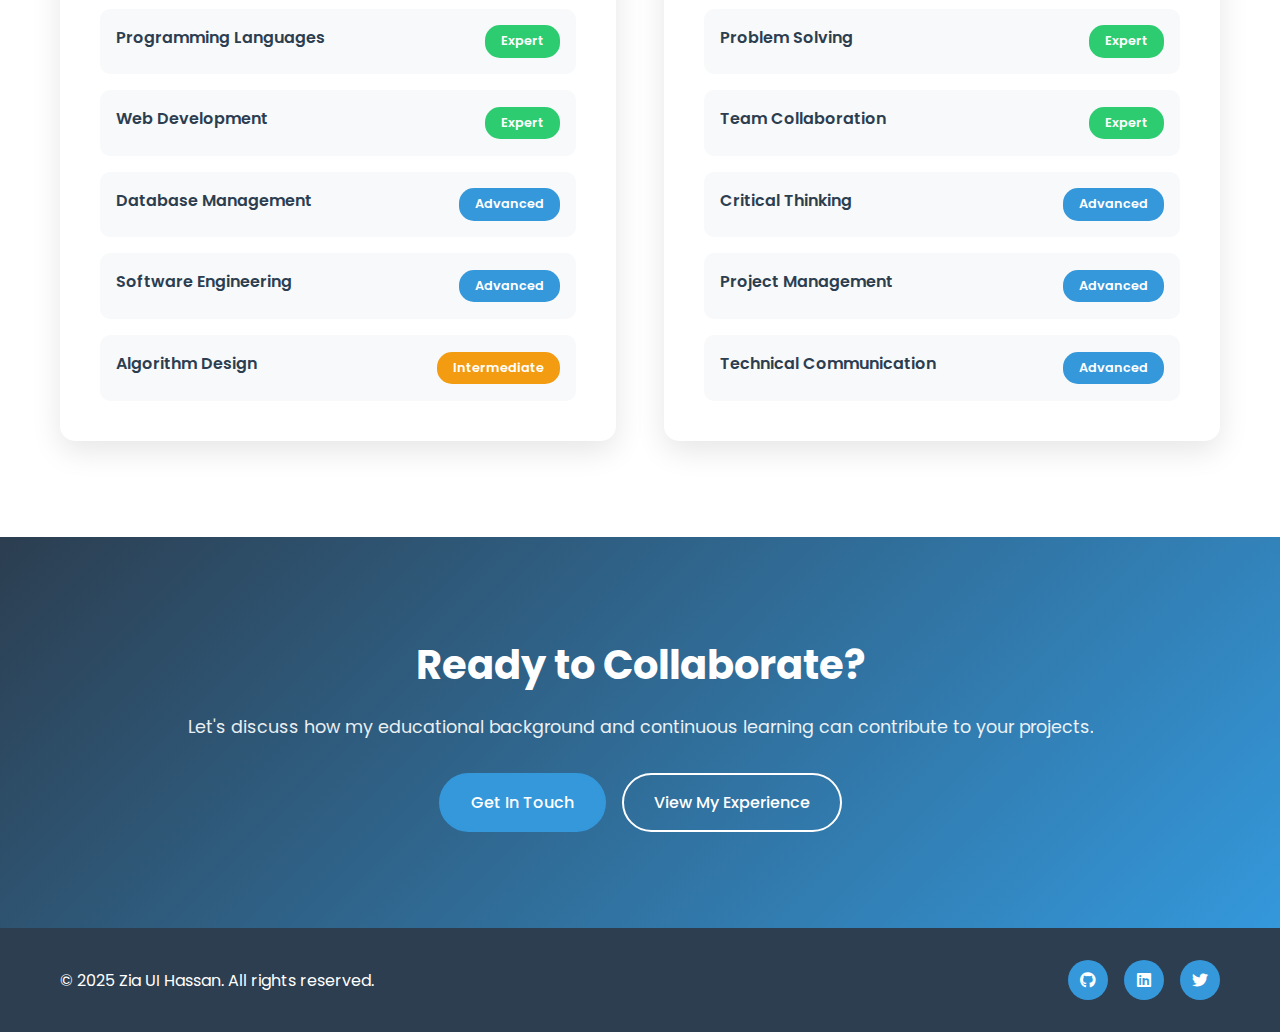
<file: education.html>
<!DOCTYPE html>
<html lang="en">
<head>
    <meta charset="UTF-8">
    <meta name="viewport" content="width=device-width, initial-scale=1.0">
    <title>Education - Zia UI Hassan</title>
    <link rel="stylesheet" href="css/style.css">
    <link href="https://fonts.googleapis.com/css2?family=Poppins:wght@300;400;500;600;700;800&display=swap" rel="stylesheet">
    <link rel="stylesheet" href="https://cdnjs.cloudflare.com/ajax/libs/font-awesome/6.0.0/css/all.min.css">
</head>
<body>
    <!-- Navigation -->
    <nav class="navbar">
        <div class="nav-container">
            <div class="nav-logo">
                <a href="index.html">Zia UI Hassan</a>
            </div>
            <ul class="nav-menu">
                <li class="nav-item">
                    <a href="index.html" class="nav-link">Home</a>
                </li>
                <li class="nav-item">
                    <a href="about.html" class="nav-link">About</a>
                </li>
                <li class="nav-item">
                    <a href="experience.html" class="nav-link">Experience</a>
                </li>
                <li class="nav-item">
                    <a href="projects.html" class="nav-link">Projects</a>
                </li>
                <li class="nav-item">
                    <a href="education.html" class="nav-link active">Education</a>
                </li>
                <li class="nav-item">
                    <a href="contact.html" class="nav-link">Contact</a>
                </li>
            </ul>
            <div class="hamburger">
                <span class="bar"></span>
                <span class="bar"></span>
                <span class="bar"></span>
            </div>
        </div>
    </nav>

    <!-- Education Hero Section -->
    <section class="page-hero">
        <div class="container">
            <div class="page-hero-content">
                <h1>Education & Learning</h1>
                <p>My academic journey and continuous learning path</p>
            </div>
        </div>
    </section>

    <!-- Education Summary -->
    <section class="education-summary">
        <div class="container">
            <div class="education-overview">
                <div class="overview-text">
                    <h2>Academic Excellence & Continuous Learning</h2>
                    <p>
                        My educational foundation in Computer Science has provided me with strong theoretical knowledge and practical skills in software development. I believe in lifelong learning and continuously update my skills through various learning platforms and industry certifications.
                    </p>
                    <p>
                        From foundational mathematics and science in pre-engineering to specialized computer science concepts, my academic journey has equipped me with analytical thinking, problem-solving abilities, and technical expertise that I apply in my professional work.
                    </p>
                </div>
                <div class="education-stats">
                    <div class="stat-card">
                        <i class="fas fa-graduation-cap"></i>
                        <h3>BSCS</h3>
                        <p>Computer Science Degree</p>
                    </div>
                    <div class="stat-card">
                        <i class="fas fa-calendar-alt"></i>
                        <h3>2024</h3>
                        <p>Year of Graduation</p>
                    </div>
                    <div class="stat-card">
                        <i class="fas fa-university"></i>
                        <h3>Iqra University</h3>
                        <p>Islamabad Campus</p>
                    </div>
                </div>
            </div>
        </div>
    </section>

    <!-- Detailed Education Timeline -->
    <section class="education-detailed">
        <div class="container">
            <h2 class="section-title">Academic Background</h2>
            <div class="education-timeline-detailed">
                <!-- Bachelor's Degree -->
                <div class="education-item-detailed">
                    <div class="timeline-marker">
                        <div class="timeline-icon">
                            <i class="fas fa-graduation-cap"></i>
                        </div>
                        <div class="timeline-line"></div>
                    </div>
                    <div class="education-content-detailed">
                        <div class="education-header">
                            <h3>Bachelor of Science in Computer Science (BSCS)</h3>
                            <div class="institution-info">
                                <span class="institution">Iqra University</span>
                                <span class="location">Islamabad, Pakistan</span>
                                <span class="duration">2020 - 2024</span>
                                <span class="status completed">Completed</span>
                            </div>
                        </div>
                        <div class="education-description">
                            <p>
                                Comprehensive 4-year degree program focusing on computer science fundamentals, programming languages, software engineering, and modern web technologies. The curriculum provided both theoretical knowledge and hands-on practical experience.
                            </p>
                            
                            <h4>Core Subjects:</h4>
                            <div class="subjects-grid">
                                <div class="subject-category">
                                    <h5>Programming & Development</h5>
                                    <ul>
                                        <li>Object-Oriented Programming (C++, Java)</li>
                                        <li>Data Structures & Algorithms</li>
                                        <li>Database Management Systems</li>
                                        <li>Web Development (HTML, CSS, JavaScript)</li>
                                        <li>Software Engineering Principles</li>
                                    </ul>
                                </div>
                                <div class="subject-category">
                                    <h5>Computer Science Fundamentals</h5>
                                    <ul>
                                        <li>Computer Architecture & Organization</li>
                                        <li>Operating Systems</li>
                                        <li>Computer Networks</li>
                                        <li>Artificial Intelligence</li>
                                        <li>Machine Learning Basics</li>
                                    </ul>
                                </div>
                                <div class="subject-category">
                                    <h5>Mathematics & Theory</h5>
                                    <ul>
                                        <li>Discrete Mathematics</li>
                                        <li>Calculus & Linear Algebra</li>
                                        <li>Statistics & Probability</li>
                                        <li>Theory of Computation</li>
                                        <li>Algorithm Analysis</li>
                                    </ul>
                                </div>
                            </div>

                            <h4>Key Projects & Achievements:</h4>
                            <div class="achievements-list">
                                <div class="achievement">
                                    <i class="fas fa-trophy"></i>
                                    <div>
                                        <h5>Final Year Project</h5>
                                        <p>Developed a comprehensive web application with modern tech stack</p>
                                    </div>
                                </div>
                                <div class="achievement">
                                    <i class="fas fa-code"></i>
                                    <div>
                                        <h5>Programming Excellence</h5>
                                        <p>Consistently scored high in programming and web development courses</p>
                                    </div>
                                </div>
                                <div class="achievement">
                                    <i class="fas fa-users"></i>
                                    <div>
                                        <h5>Team Leadership</h5>
                                        <p>Led multiple group projects and collaborated effectively in team environments</p>
                                    </div>
                                </div>
                                <div class="achievement">
                                    <i class="fas fa-laptop-code"></i>
                                    <div>
                                        <h5>Technical Skills Development</h5>
                                        <p>Mastered multiple programming languages and development frameworks</p>
                                    </div>
                                </div>
                            </div>

                            <h4>Skills Acquired:</h4>
                            <div class="skills-acquired">
                                <span class="skill-acquired">Problem Solving</span>
                                <span class="skill-acquired">Analytical Thinking</span>
                                <span class="skill-acquired">Software Development</span>
                                <span class="skill-acquired">Database Design</span>
                                <span class="skill-acquired">Algorithm Design</span>
                                <span class="skill-acquired">Project Management</span>
                                <span class="skill-acquired">Team Collaboration</span>
                                <span class="skill-acquired">Technical Writing</span>
                            </div>
                        </div>
                    </div>
                </div>

                <!-- Pre-Engineering -->
                <div class="education-item-detailed">
                    <div class="timeline-marker">
                        <div class="timeline-icon">
                            <i class="fas fa-certificate"></i>
                        </div>
                    </div>
                    <div class="education-content-detailed">
                        <div class="education-header">
                            <h3>FSc (Pre-Engineering)</h3>
                            <div class="institution-info">
                                <span class="institution">Punjab College</span>
                                <span class="location">Rawalpindi, Pakistan</span>
                                <span class="duration">2017 - 2019</span>
                                <span class="status completed">Completed</span>
                            </div>
                        </div>
                        <div class="education-description">
                            <p>
                                Intermediate level education with focus on mathematics, physics, and chemistry. This foundation provided strong analytical and problem-solving skills that proved invaluable in computer science studies.
                            </p>
                            
                            <h4>Major Subjects:</h4>
                            <div class="subjects-grid">
                                <div class="subject-category">
                                    <h5>Core Sciences</h5>
                                    <ul>
                                        <li>Advanced Mathematics</li>
                                        <li>Physics</li>
                                        <li>Chemistry</li>
                                        <li>English</li>
                                        <li>Urdu</li>
                                    </ul>
                                </div>
                            </div>

                            <h4>Key Learning Outcomes:</h4>
                            <div class="learning-outcomes">
                                <div class="outcome">
                                    <i class="fas fa-calculator"></i>
                                    <div>
                                        <h5>Mathematical Foundation</h5>
                                        <p>Strong foundation in calculus, algebra, and analytical geometry</p>
                                    </div>
                                </div>
                                <div class="outcome">
                                    <i class="fas fa-atom"></i>
                                    <div>
                                        <h5>Scientific Reasoning</h5>
                                        <p>Developed logical thinking and scientific approach to problem-solving</p>
                                    </div>
                                </div>
                                <div class="outcome">
                                    <i class="fas fa-brain"></i>
                                    <div>
                                        <h5>Analytical Skills</h5>
                                        <p>Enhanced ability to analyze complex problems and find systematic solutions</p>
                                    </div>
                                </div>
                            </div>
                        </div>
                    </div>
                </div>
            </div>
        </div>
    </section>

    <!-- Continuous Learning & Certifications -->
    <section class="continuous-learning">
        <div class="container">
            <h2 class="section-title">Continuous Learning & Development</h2>
            <div class="learning-grid">
                <div class="learning-category">
                    <h3><i class="fas fa-laptop-code"></i> Online Courses & Platforms</h3>
                    <div class="learning-items">
                        <div class="learning-item">
                            <h4>Advanced JavaScript & Modern Frameworks</h4>
                            <p>Specialized courses in React, Vue.js, and modern JavaScript features</p>
                            <span class="platform">Various Online Platforms</span>
                        </div>
                        <div class="learning-item">
                            <h4>Full Stack Web Development</h4>
                            <p>Comprehensive training in both frontend and backend technologies</p>
                            <span class="platform">Professional Development</span>
                        </div>
                        <div class="learning-item">
                            <h4>Database Management & Design</h4>
                            <p>Advanced concepts in database design, optimization, and management</p>
                            <span class="platform">Self-Study & Practice</span>
                        </div>
                    </div>
                </div>

                <div class="learning-category">
                    <h3><i class="fas fa-tools"></i> Technical Skills Development</h3>
                    <div class="learning-items">
                        <div class="learning-item">
                            <h4>Version Control & Collaboration</h4>
                            <p>Git, GitHub, and modern development workflows</p>
                            <span class="platform">Industry Practice</span>
                        </div>
                        <div class="learning-item">
                            <h4>Responsive Design & UI/UX</h4>
                            <p>Modern design principles and user experience optimization</p>
                            <span class="platform">Design Courses & Practice</span>
                        </div>
                        <div class="learning-item">
                            <h4>API Integration & Development</h4>
                            <p>RESTful APIs, third-party integrations, and microservices</p>
                            <span class="platform">Professional Projects</span>
                        </div>
                    </div>
                </div>

                <div class="learning-category">
                    <h3><i class="fas fa-brain"></i> Industry Knowledge</h3>
                    <div class="learning-items">
                        <div class="learning-item">
                            <h4>Agile & Scrum Methodologies</h4>
                            <p>Modern project management and development methodologies</p>
                            <span class="platform">Workplace Experience</span>
                        </div>
                        <div class="learning-item">
                            <h4>Performance Optimization</h4>
                            <p>Web performance, load time optimization, and user experience enhancement</p>
                            <span class="platform">Professional Development</span>
                        </div>
                        <div class="learning-item">
                            <h4>Security Best Practices</h4>
                            <p>Web security, data protection, and secure coding practices</p>
                            <span class="platform">Industry Standards</span>
                        </div>
                    </div>
                </div>
            </div>
        </div>
    </section>

    <!-- Academic Skills -->
    <section class="academic-skills">
        <div class="container">
            <h2 class="section-title">Academic & Professional Skills</h2>
            <div class="skills-showcase">
                <div class="skill-group">
                    <h3>Technical Proficiency</h3>
                    <div class="skills-list">
                        <div class="skill-item-academic">
                            <span class="skill-name">Programming Languages</span>
                            <div class="skill-level expert">Expert</div>
                        </div>
                        <div class="skill-item-academic">
                            <span class="skill-name">Web Development</span>
                            <div class="skill-level expert">Expert</div>
                        </div>
                        <div class="skill-item-academic">
                            <span class="skill-name">Database Management</span>
                            <div class="skill-level advanced">Advanced</div>
                        </div>
                        <div class="skill-item-academic">
                            <span class="skill-name">Software Engineering</span>
                            <div class="skill-level advanced">Advanced</div>
                        </div>
                        <div class="skill-item-academic">
                            <span class="skill-name">Algorithm Design</span>
                            <div class="skill-level intermediate">Intermediate</div>
                        </div>
                    </div>
                </div>

                <div class="skill-group">
                    <h3>Soft Skills</h3>
                    <div class="skills-list">
                        <div class="skill-item-academic">
                            <span class="skill-name">Problem Solving</span>
                            <div class="skill-level expert">Expert</div>
                        </div>
                        <div class="skill-item-academic">
                            <span class="skill-name">Team Collaboration</span>
                            <div class="skill-level expert">Expert</div>
                        </div>
                        <div class="skill-item-academic">
                            <span class="skill-name">Critical Thinking</span>
                            <div class="skill-level advanced">Advanced</div>
                        </div>
                        <div class="skill-item-academic">
                            <span class="skill-name">Project Management</span>
                            <div class="skill-level advanced">Advanced</div>
                        </div>
                        <div class="skill-item-academic">
                            <span class="skill-name">Technical Communication</span>
                            <div class="skill-level advanced">Advanced</div>
                        </div>
                    </div>
                </div>
            </div>
        </div>
    </section>

    <!-- Call to Action -->
    <section class="cta-section">
        <div class="container">
            <div class="cta-content">
                <h2>Ready to Collaborate?</h2>
                <p>Let's discuss how my educational background and continuous learning can contribute to your projects.</p>
                <div class="cta-buttons">
                    <a href="contact.html" class="btn btn-primary">Get In Touch</a>
                    <a href="experience.html" class="btn btn-secondary">View My Experience</a>
                </div>
            </div>
        </div>
    </section>

    <!-- Footer -->
    <footer class="footer">
        <div class="container">
            <div class="footer-content">
                <p>&copy; 2025 Zia UI Hassan. All rights reserved.</p>
                <div class="social-links">
                    <a href="#" class="social-link"><i class="fab fa-github"></i></a>
                    <a href="#" class="social-link"><i class="fab fa-linkedin"></i></a>
                    <a href="#" class="social-link"><i class="fab fa-twitter"></i></a>
                </div>
            </div>
        </div>
    </footer>

    <script src="js/script.js"></script>
</body>
</html>
</file>
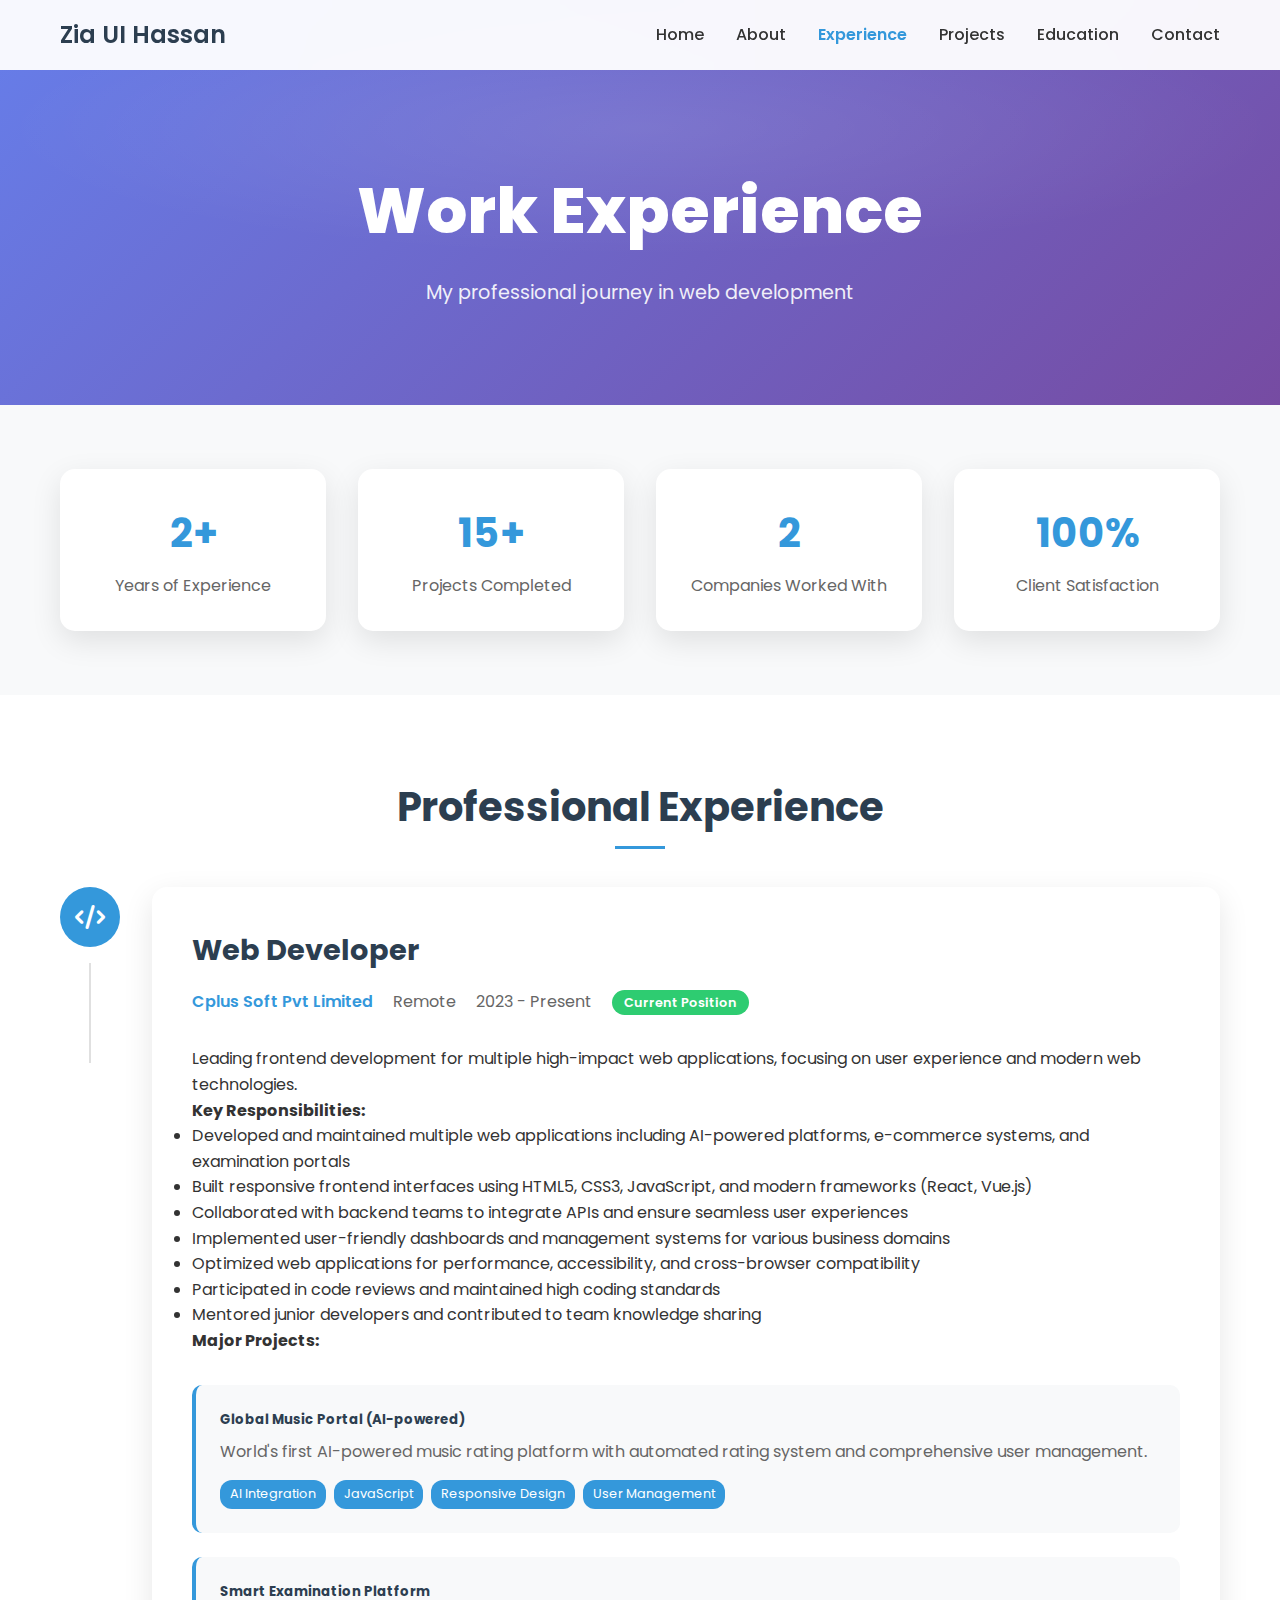
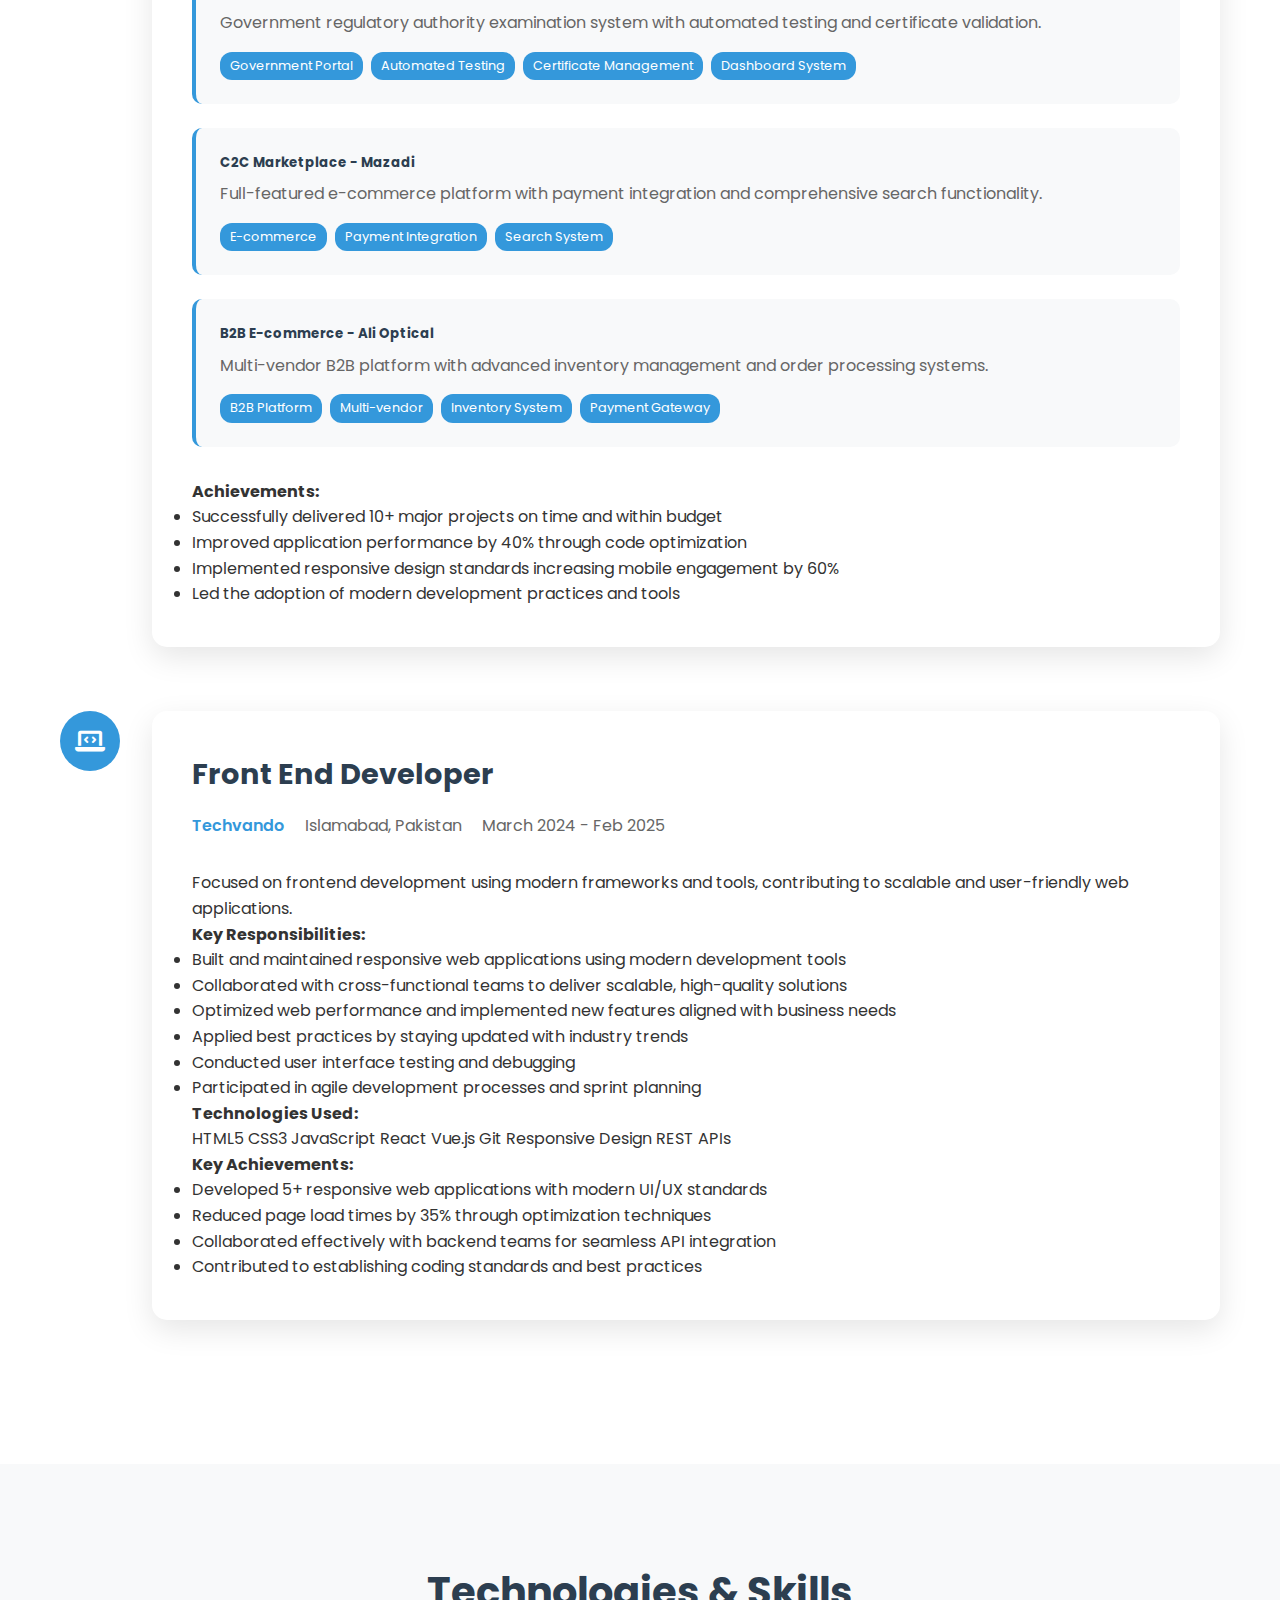
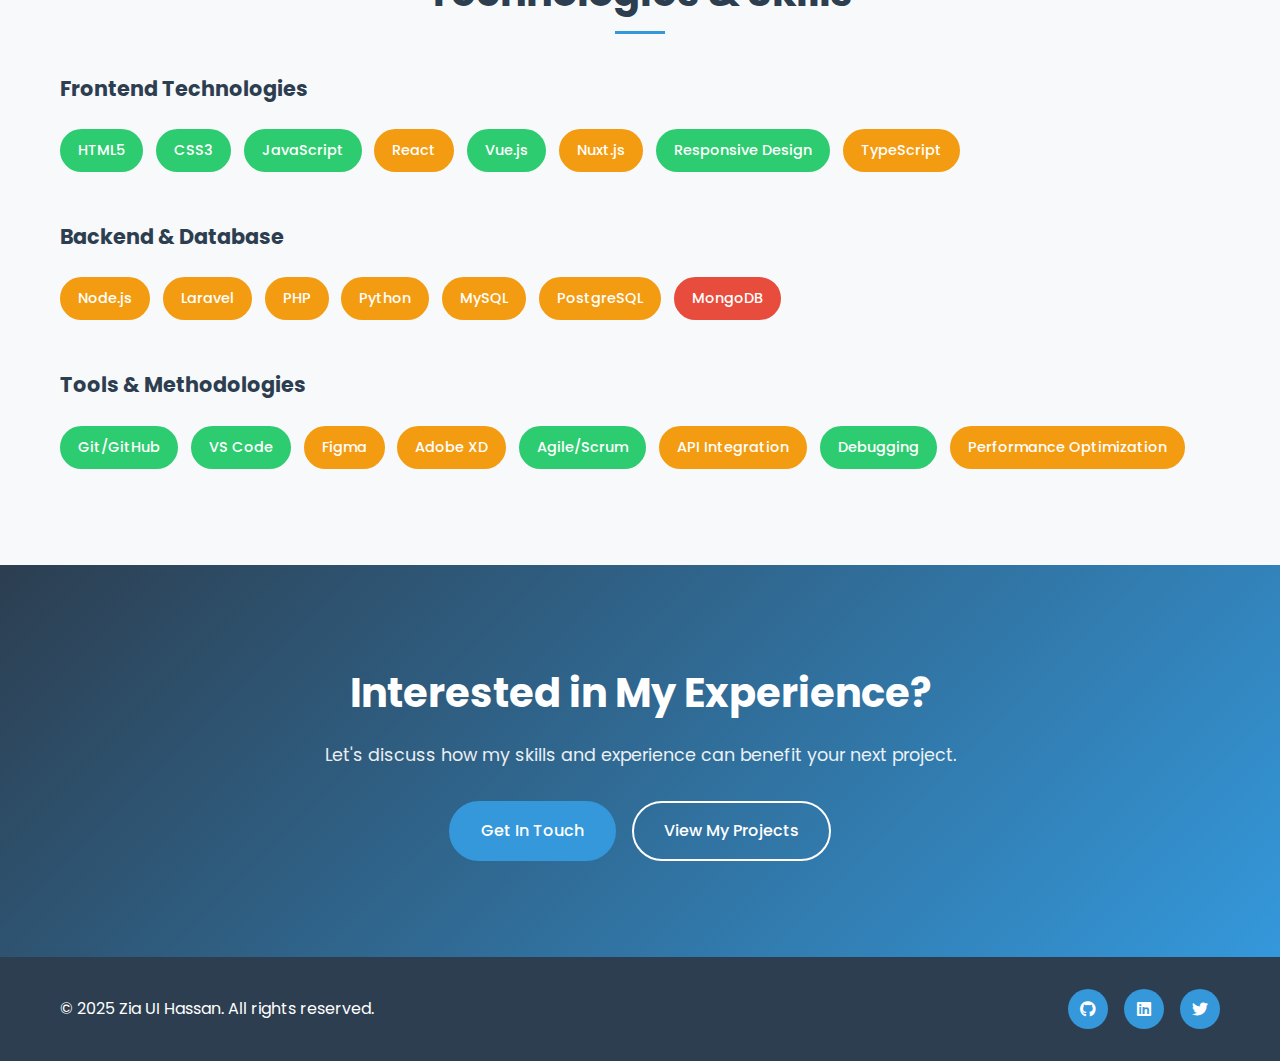
<file: experience.html>
<!DOCTYPE html>
<html lang="en">
<head>
    <meta charset="UTF-8">
    <meta name="viewport" content="width=device-width, initial-scale=1.0">
    <title>Experience - Zia UI Hassan</title>
    <link rel="stylesheet" href="css/style.css">
    <link href="https://fonts.googleapis.com/css2?family=Poppins:wght@300;400;500;600;700;800&display=swap" rel="stylesheet">
    <link rel="stylesheet" href="https://cdnjs.cloudflare.com/ajax/libs/font-awesome/6.0.0/css/all.min.css">
</head>
<body>
    <!-- Navigation -->
    <nav class="navbar">
        <div class="nav-container">
            <div class="nav-logo">
                <a href="index.html">Zia UI Hassan</a>
            </div>
            <ul class="nav-menu">
                <li class="nav-item">
                    <a href="index.html" class="nav-link">Home</a>
                </li>
                <li class="nav-item">
                    <a href="about.html" class="nav-link">About</a>
                </li>
                <li class="nav-item">
                    <a href="experience.html" class="nav-link active">Experience</a>
                </li>
                <li class="nav-item">
                    <a href="projects.html" class="nav-link">Projects</a>
                </li>
                <li class="nav-item">
                    <a href="education.html" class="nav-link">Education</a>
                </li>
                <li class="nav-item">
                    <a href="contact.html" class="nav-link">Contact</a>
                </li>
            </ul>
            <div class="hamburger">
                <span class="bar"></span>
                <span class="bar"></span>
                <span class="bar"></span>
            </div>
        </div>
    </nav>

    <!-- Experience Hero Section -->
    <section class="page-hero">
        <div class="container">
            <div class="page-hero-content">
                <h1>Work Experience</h1>
                <p>My professional journey in web development</p>
            </div>
        </div>
    </section>

    <!-- Experience Summary -->
    <section class="experience-summary">
        <div class="container">
            <div class="summary-stats">
                <div class="stat-card">
                    <h3>2+</h3>
                    <p>Years of Experience</p>
                </div>
                <div class="stat-card">
                    <h3>15+</h3>
                    <p>Projects Completed</p>
                </div>
                <div class="stat-card">
                    <h3>2</h3>
                    <p>Companies Worked With</p>
                </div>
                <div class="stat-card">
                    <h3>100%</h3>
                    <p>Client Satisfaction</p>
                </div>
            </div>
        </div>
    </section>

    <!-- Detailed Experience Timeline -->
    <section class="experience-detailed">
        <div class="container">
            <h2 class="section-title">Professional Experience</h2>
            <div class="timeline-detailed">
                <!-- Current Position -->
                <div class="timeline-item-detailed">
                    <div class="timeline-marker">
                        <div class="timeline-icon">
                            <i class="fas fa-code"></i>
                        </div>
                        <div class="timeline-line"></div>
                    </div>
                    <div class="timeline-content-detailed">
                        <div class="timeline-header">
                            <h3>Web Developer</h3>
                            <span class="company">Cplus Soft Pvt Limited</span>
                            <span class="location">Remote</span>
                            <span class="duration">2023 - Present</span>
                            <span class="status current">Current Position</span>
                        </div>
                        <div class="timeline-description">
                            <p>Leading frontend development for multiple high-impact web applications, focusing on user experience and modern web technologies.</p>
                            
                            <h4>Key Responsibilities:</h4>
                            <ul>
                                <li>Developed and maintained multiple web applications including AI-powered platforms, e-commerce systems, and examination portals</li>
                                <li>Built responsive frontend interfaces using HTML5, CSS3, JavaScript, and modern frameworks (React, Vue.js)</li>
                                <li>Collaborated with backend teams to integrate APIs and ensure seamless user experiences</li>
                                <li>Implemented user-friendly dashboards and management systems for various business domains</li>
                                <li>Optimized web applications for performance, accessibility, and cross-browser compatibility</li>
                                <li>Participated in code reviews and maintained high coding standards</li>
                                <li>Mentored junior developers and contributed to team knowledge sharing</li>
                            </ul>

                            <h4>Major Projects:</h4>
                            <div class="project-highlights">
                                <div class="project-highlight">
                                    <h5>Global Music Portal (AI-powered)</h5>
                                    <p>World's first AI-powered music rating platform with automated rating system and comprehensive user management.</p>
                                    <div class="tech-stack">
                                        <span>AI Integration</span>
                                        <span>JavaScript</span>
                                        <span>Responsive Design</span>
                                        <span>User Management</span>
                                    </div>
                                </div>
                                <div class="project-highlight">
                                    <h5>Smart Examination Platform</h5>
                                    <p>Government regulatory authority examination system with automated testing and certificate validation.</p>
                                    <div class="tech-stack">
                                        <span>Government Portal</span>
                                        <span>Automated Testing</span>
                                        <span>Certificate Management</span>
                                        <span>Dashboard System</span>
                                    </div>
                                </div>
                                <div class="project-highlight">
                                    <h5>C2C Marketplace - Mazadi</h5>
                                    <p>Full-featured e-commerce platform with payment integration and comprehensive search functionality.</p>
                                    <div class="tech-stack">
                                        <span>E-commerce</span>
                                        <span>Payment Integration</span>
                                        <span>Search System</span>
                                    </div>
                                </div>
                                <div class="project-highlight">
                                    <h5>B2B E-commerce - Ali Optical</h5>
                                    <p>Multi-vendor B2B platform with advanced inventory management and order processing systems.</p>
                                    <div class="tech-stack">
                                        <span>B2B Platform</span>
                                        <span>Multi-vendor</span>
                                        <span>Inventory System</span>
                                        <span>Payment Gateway</span>
                                    </div>
                                </div>
                            </div>

                            <h4>Achievements:</h4>
                            <ul>
                                <li>Successfully delivered 10+ major projects on time and within budget</li>
                                <li>Improved application performance by 40% through code optimization</li>
                                <li>Implemented responsive design standards increasing mobile engagement by 60%</li>
                                <li>Led the adoption of modern development practices and tools</li>
                            </ul>
                        </div>
                    </div>
                </div>

                <!-- Previous Position -->
                <div class="timeline-item-detailed">
                    <div class="timeline-marker">
                        <div class="timeline-icon">
                            <i class="fas fa-laptop-code"></i>
                        </div>
                    </div>
                    <div class="timeline-content-detailed">
                        <div class="timeline-header">
                            <h3>Front End Developer</h3>
                            <span class="company">Techvando</span>
                            <span class="location">Islamabad, Pakistan</span>
                            <span class="duration">March 2024 - Feb 2025</span>
                        </div>
                        <div class="timeline-description">
                            <p>Focused on frontend development using modern frameworks and tools, contributing to scalable and user-friendly web applications.</p>
                            
                            <h4>Key Responsibilities:</h4>
                            <ul>
                                <li>Built and maintained responsive web applications using modern development tools</li>
                                <li>Collaborated with cross-functional teams to deliver scalable, high-quality solutions</li>
                                <li>Optimized web performance and implemented new features aligned with business needs</li>
                                <li>Applied best practices by staying updated with industry trends</li>
                                <li>Conducted user interface testing and debugging</li>
                                <li>Participated in agile development processes and sprint planning</li>
                            </ul>

                            <h4>Technologies Used:</h4>
                            <div class="tech-grid">
                                <span class="tech-tag">HTML5</span>
                                <span class="tech-tag">CSS3</span>
                                <span class="tech-tag">JavaScript</span>
                                <span class="tech-tag">React</span>
                                <span class="tech-tag">Vue.js</span>
                                <span class="tech-tag">Git</span>
                                <span class="tech-tag">Responsive Design</span>
                                <span class="tech-tag">REST APIs</span>
                            </div>

                            <h4>Key Achievements:</h4>
                            <ul>
                                <li>Developed 5+ responsive web applications with modern UI/UX standards</li>
                                <li>Reduced page load times by 35% through optimization techniques</li>
                                <li>Collaborated effectively with backend teams for seamless API integration</li>
                                <li>Contributed to establishing coding standards and best practices</li>
                            </ul>
                        </div>
                    </div>
                </div>
            </div>
        </div>
    </section>

    <!-- Skills Used -->
    <section class="skills-used">
        <div class="container">
            <h2 class="section-title">Technologies & Skills</h2>
            <div class="skills-categories">
                <div class="skill-category">
                    <h3>Frontend Technologies</h3>
                    <div class="skill-tags">
                        <span class="skill-tag advanced">HTML5</span>
                        <span class="skill-tag advanced">CSS3</span>
                        <span class="skill-tag advanced">JavaScript</span>
                        <span class="skill-tag intermediate">React</span>
                        <span class="skill-tag advanced">Vue.js</span>
                        <span class="skill-tag intermediate">Nuxt.js</span>
                        <span class="skill-tag advanced">Responsive Design</span>
                        <span class="skill-tag intermediate">TypeScript</span>
                    </div>
                </div>
                <div class="skill-category">
                    <h3>Backend & Database</h3>
                    <div class="skill-tags">
                        <span class="skill-tag intermediate">Node.js</span>
                        <span class="skill-tag intermediate">Laravel</span>
                        <span class="skill-tag intermediate">PHP</span>
                        <span class="skill-tag intermediate">Python</span>
                        <span class="skill-tag intermediate">MySQL</span>
                        <span class="skill-tag intermediate">PostgreSQL</span>
                        <span class="skill-tag beginner">MongoDB</span>
                    </div>
                </div>
                <div class="skill-category">
                    <h3>Tools & Methodologies</h3>
                    <div class="skill-tags">
                        <span class="skill-tag advanced">Git/GitHub</span>
                        <span class="skill-tag advanced">VS Code</span>
                        <span class="skill-tag intermediate">Figma</span>
                        <span class="skill-tag intermediate">Adobe XD</span>
                        <span class="skill-tag advanced">Agile/Scrum</span>
                        <span class="skill-tag intermediate">API Integration</span>
                        <span class="skill-tag advanced">Debugging</span>
                        <span class="skill-tag intermediate">Performance Optimization</span>
                    </div>
                </div>
            </div>
        </div>
    </section>

    <!-- Call to Action -->
    <section class="cta-section">
        <div class="container">
            <div class="cta-content">
                <h2>Interested in My Experience?</h2>
                <p>Let's discuss how my skills and experience can benefit your next project.</p>
                <div class="cta-buttons">
                    <a href="contact.html" class="btn btn-primary">Get In Touch</a>
                    <a href="projects.html" class="btn btn-secondary">View My Projects</a>
                </div>
            </div>
        </div>
    </section>

    <!-- Footer -->
    <footer class="footer">
        <div class="container">
            <div class="footer-content">
                <p>&copy; 2025 Zia UI Hassan. All rights reserved.</p>
                <div class="social-links">
                    <a href="#" class="social-link"><i class="fab fa-github"></i></a>
                    <a href="#" class="social-link"><i class="fab fa-linkedin"></i></a>
                    <a href="#" class="social-link"><i class="fab fa-twitter"></i></a>
                </div>
            </div>
        </div>
    </footer>

    <script src="js/script.js"></script>
</body>
</html>
</file>
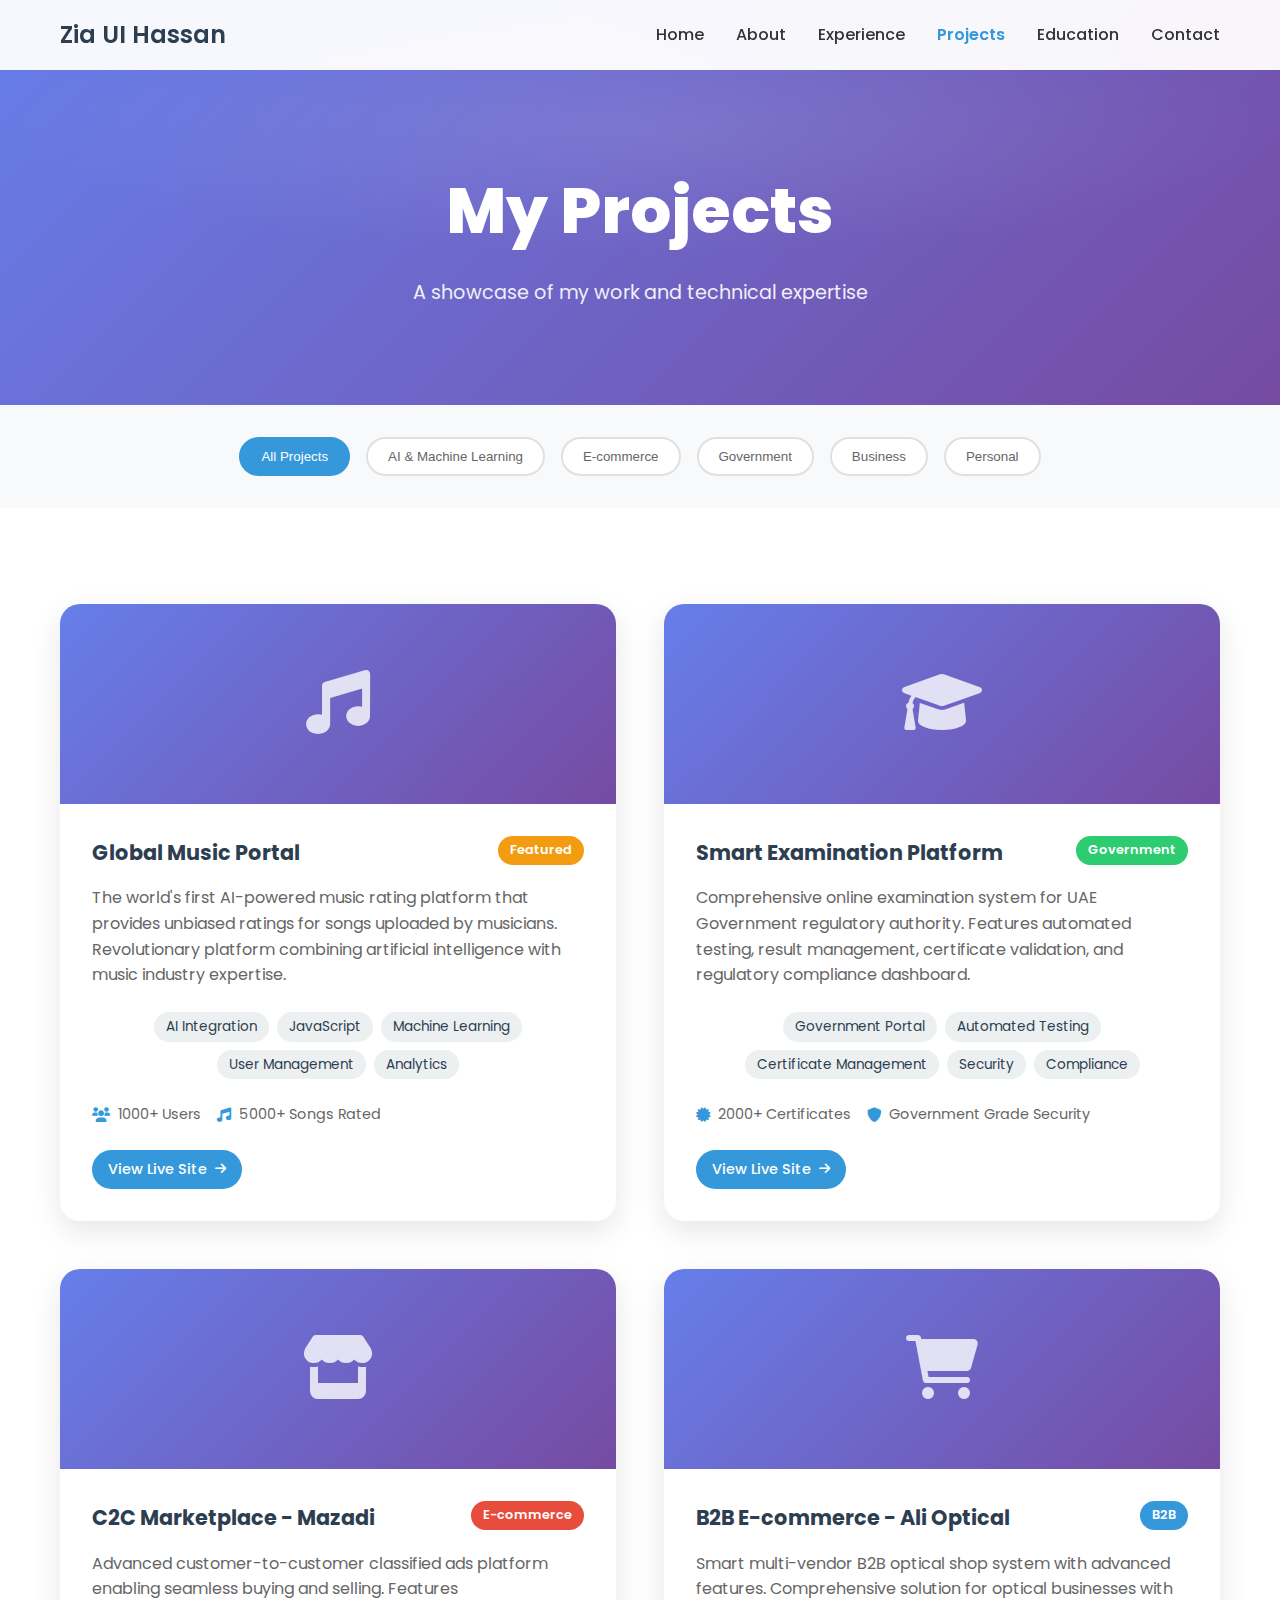
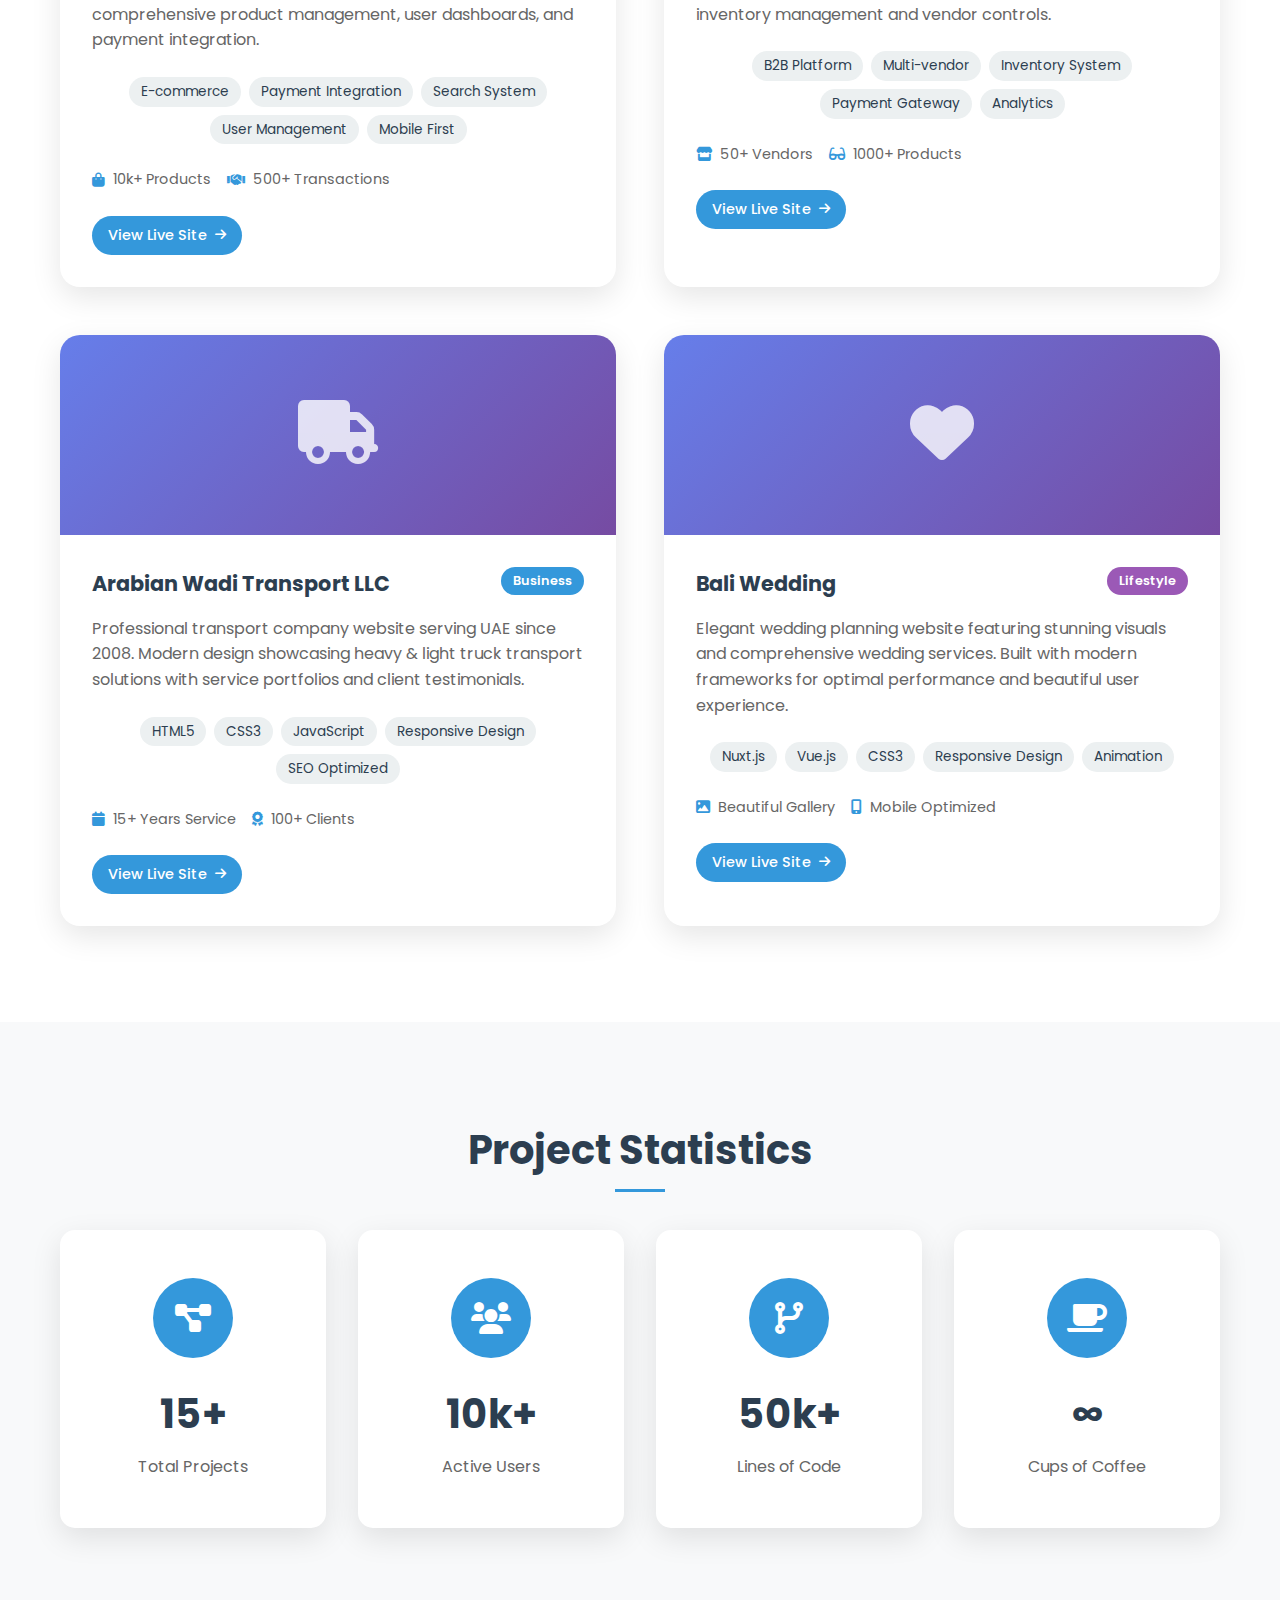
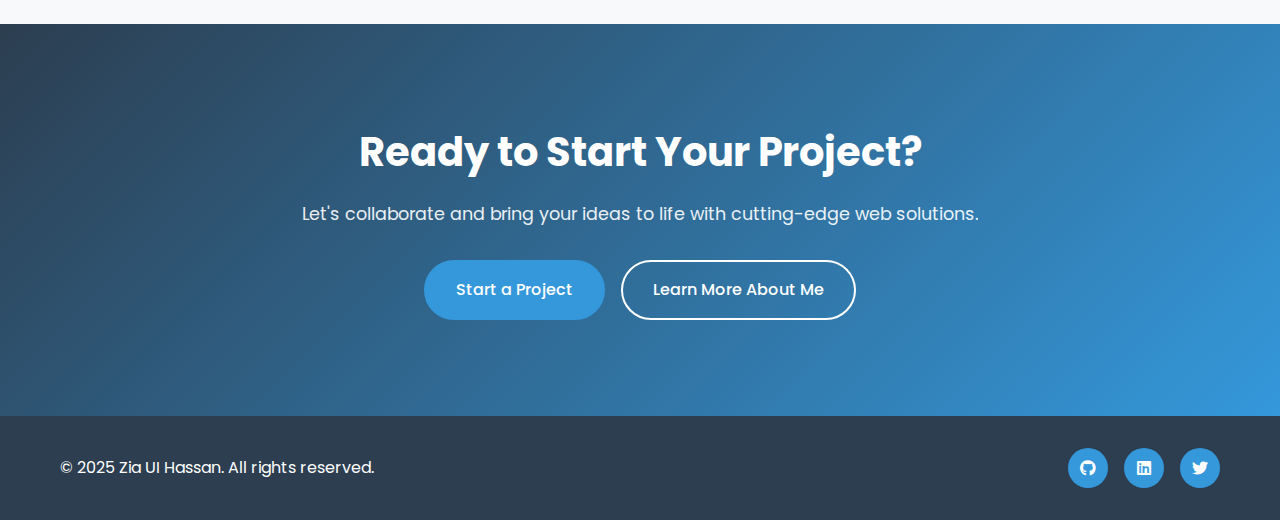
<file: projects.html>
<!DOCTYPE html>
<html lang="en">
<head>
    <meta charset="UTF-8">
    <meta name="viewport" content="width=device-width, initial-scale=1.0">
    <title>Projects - Zia UI Hassan</title>
    <link rel="stylesheet" href="css/style.css">
    <link href="https://fonts.googleapis.com/css2?family=Poppins:wght@300;400;500;600;700;800&display=swap" rel="stylesheet">
    <link rel="stylesheet" href="https://cdnjs.cloudflare.com/ajax/libs/font-awesome/6.0.0/css/all.min.css">
</head>
<body>
    <!-- Navigation -->
    <nav class="navbar">
        <div class="nav-container">
            <div class="nav-logo">
                <a href="index.html">Zia UI Hassan</a>
            </div>
            <ul class="nav-menu">
                <li class="nav-item">
                    <a href="index.html" class="nav-link">Home</a>
                </li>
                <li class="nav-item">
                    <a href="about.html" class="nav-link">About</a>
                </li>
                <li class="nav-item">
                    <a href="experience.html" class="nav-link">Experience</a>
                </li>
                <li class="nav-item">
                    <a href="projects.html" class="nav-link active">Projects</a>
                </li>
                <li class="nav-item">
                    <a href="education.html" class="nav-link">Education</a>
                </li>
                <li class="nav-item">
                    <a href="contact.html" class="nav-link">Contact</a>
                </li>
            </ul>
            <div class="hamburger">
                <span class="bar"></span>
                <span class="bar"></span>
                <span class="bar"></span>
            </div>
        </div>
    </nav>

    <!-- Projects Hero Section -->
    <section class="page-hero">
        <div class="container">
            <div class="page-hero-content">
                <h1>My Projects</h1>
                <p>A showcase of my work and technical expertise</p>
            </div>
        </div>
    </section>

    <!-- Projects Filter -->
    <section class="projects-filter">
        <div class="container">
            <div class="filter-buttons">
                <button class="filter-btn active" data-filter="all">All Projects</button>
                <button class="filter-btn" data-filter="ai">AI & Machine Learning</button>
                <button class="filter-btn" data-filter="ecommerce">E-commerce</button>
                <button class="filter-btn" data-filter="government">Government</button>
                <button class="filter-btn" data-filter="business">Business</button>
                <button class="filter-btn" data-filter="personal">Personal</button>
            </div>
        </div>
    </section>

    <!-- Projects Grid -->
    <section class="projects-showcase">
        <div class="container">
            <div class="projects-grid-enhanced">
                <!-- Global Music Portal -->
                <div class="project-card-enhanced" data-category="ai">
                    <div class="project-image">
                        <div class="project-overlay">
                            <div class="project-actions">
                                <a href="https://globalmusicportal.ai" target="_blank" class="action-btn">
                                    <i class="fas fa-external-link-alt"></i>
                                </a>
                                <button class="action-btn" onclick="openProjectModal('music-portal')">
                                    <i class="fas fa-info-circle"></i>
                                </button>
                            </div>
                        </div>
                        <div class="project-icon-large">
                            <i class="fas fa-music"></i>
                        </div>
                    </div>
                    <div class="project-content">
                        <div class="project-header">
                            <h3>Global Music Portal</h3>
                            <span class="project-status featured">Featured</span>
                        </div>
                        <p class="project-description">
                            The world's first AI-powered music rating platform that provides unbiased ratings for songs uploaded by musicians. Revolutionary platform combining artificial intelligence with music industry expertise.
                        </p>
                        <div class="project-tech">
                            <span class="tech-tag">AI Integration</span>
                            <span class="tech-tag">JavaScript</span>
                            <span class="tech-tag">Machine Learning</span>
                            <span class="tech-tag">User Management</span>
                            <span class="tech-tag">Analytics</span>
                        </div>
                        <div class="project-stats">
                            <div class="stat">
                                <i class="fas fa-users"></i>
                                <span>1000+ Users</span>
                            </div>
                            <div class="stat">
                                <i class="fas fa-music"></i>
                                <span>5000+ Songs Rated</span>
                            </div>
                        </div>
                        <a href="https://globalmusicportal.ai" target="_blank" class="project-link">
                            View Live Site <i class="fas fa-arrow-right"></i>
                        </a>
                    </div>
                </div>

                <!-- Smart Examination Platform -->
                <div class="project-card-enhanced" data-category="government">
                    <div class="project-image">
                        <div class="project-overlay">
                            <div class="project-actions">
                                <a href="https://falcon-works.com" target="_blank" class="action-btn">
                                    <i class="fas fa-external-link-alt"></i>
                                </a>
                                <button class="action-btn" onclick="openProjectModal('exam-platform')">
                                    <i class="fas fa-info-circle"></i>
                                </button>
                            </div>
                        </div>
                        <div class="project-icon-large">
                            <i class="fas fa-graduation-cap"></i>
                        </div>
                    </div>
                    <div class="project-content">
                        <div class="project-header">
                            <h3>Smart Examination Platform</h3>
                            <span class="project-status government">Government</span>
                        </div>
                        <p class="project-description">
                            Comprehensive online examination system for UAE Government regulatory authority. Features automated testing, result management, certificate validation, and regulatory compliance dashboard.
                        </p>
                        <div class="project-tech">
                            <span class="tech-tag">Government Portal</span>
                            <span class="tech-tag">Automated Testing</span>
                            <span class="tech-tag">Certificate Management</span>
                            <span class="tech-tag">Security</span>
                            <span class="tech-tag">Compliance</span>
                        </div>
                        <div class="project-stats">
                            <div class="stat">
                                <i class="fas fa-certificate"></i>
                                <span>2000+ Certificates</span>
                            </div>
                            <div class="stat">
                                <i class="fas fa-shield-alt"></i>
                                <span>Government Grade Security</span>
                            </div>
                        </div>
                        <a href="https://falcon-works.com" target="_blank" class="project-link">
                            View Live Site <i class="fas fa-arrow-right"></i>
                        </a>
                    </div>
                </div>

                <!-- C2C Marketplace - Mazadi -->
                <div class="project-card-enhanced" data-category="ecommerce">
                    <div class="project-image">
                        <div class="project-overlay">
                            <div class="project-actions">
                                <a href="https://mazadi.com" target="_blank" class="action-btn">
                                    <i class="fas fa-external-link-alt"></i>
                                </a>
                                <button class="action-btn" onclick="openProjectModal('mazadi')">
                                    <i class="fas fa-info-circle"></i>
                                </button>
                            </div>
                        </div>
                        <div class="project-icon-large">
                            <i class="fas fa-store"></i>
                        </div>
                    </div>
                    <div class="project-content">
                        <div class="project-header">
                            <h3>C2C Marketplace - Mazadi</h3>
                            <span class="project-status ecommerce">E-commerce</span>
                        </div>
                        <p class="project-description">
                            Advanced customer-to-customer classified ads platform enabling seamless buying and selling. Features comprehensive product management, user dashboards, and payment integration.
                        </p>
                        <div class="project-tech">
                            <span class="tech-tag">E-commerce</span>
                            <span class="tech-tag">Payment Integration</span>
                            <span class="tech-tag">Search System</span>
                            <span class="tech-tag">User Management</span>
                            <span class="tech-tag">Mobile First</span>
                        </div>
                        <div class="project-stats">
                            <div class="stat">
                                <i class="fas fa-shopping-bag"></i>
                                <span>10k+ Products</span>
                            </div>
                            <div class="stat">
                                <i class="fas fa-handshake"></i>
                                <span>500+ Transactions</span>
                            </div>
                        </div>
                        <a href="https://mazadi.com" target="_blank" class="project-link">
                            View Live Site <i class="fas fa-arrow-right"></i>
                        </a>
                    </div>
                </div>

                <!-- B2B E-commerce - Ali Optical -->
                <div class="project-card-enhanced" data-category="ecommerce">
                    <div class="project-image">
                        <div class="project-overlay">
                            <div class="project-actions">
                                <a href="https://www.alioptical.vision" target="_blank" class="action-btn">
                                    <i class="fas fa-external-link-alt"></i>
                                </a>
                                <button class="action-btn" onclick="openProjectModal('ali-optical')">
                                    <i class="fas fa-info-circle"></i>
                                </button>
                            </div>
                        </div>
                        <div class="project-icon-large">
                            <i class="fas fa-shopping-cart"></i>
                        </div>
                    </div>
                    <div class="project-content">
                        <div class="project-header">
                            <h3>B2B E-commerce - Ali Optical</h3>
                            <span class="project-status business">B2B</span>
                        </div>
                        <p class="project-description">
                            Smart multi-vendor B2B optical shop system with advanced features. Comprehensive solution for optical businesses with inventory management and vendor controls.
                        </p>
                        <div class="project-tech">
                            <span class="tech-tag">B2B Platform</span>
                            <span class="tech-tag">Multi-vendor</span>
                            <span class="tech-tag">Inventory System</span>
                            <span class="tech-tag">Payment Gateway</span>
                            <span class="tech-tag">Analytics</span>
                        </div>
                        <div class="project-stats">
                            <div class="stat">
                                <i class="fas fa-store"></i>
                                <span>50+ Vendors</span>
                            </div>
                            <div class="stat">
                                <i class="fas fa-glasses"></i>
                                <span>1000+ Products</span>
                            </div>
                        </div>
                        <a href="https://www.alioptical.vision" target="_blank" class="project-link">
                            View Live Site <i class="fas fa-arrow-right"></i>
                        </a>
                    </div>
                </div>

                <!-- Arabian Wadi Transport -->
                <div class="project-card-enhanced" data-category="business">
                    <div class="project-image">
                        <div class="project-overlay">
                            <div class="project-actions">
                                <a href="https://arabianwadi.com" target="_blank" class="action-btn">
                                    <i class="fas fa-external-link-alt"></i>
                                </a>
                                <button class="action-btn" onclick="openProjectModal('arabian-wadi')">
                                    <i class="fas fa-info-circle"></i>
                                </button>
                            </div>
                        </div>
                        <div class="project-icon-large">
                            <i class="fas fa-truck"></i>
                        </div>
                    </div>
                    <div class="project-content">
                        <div class="project-header">
                            <h3>Arabian Wadi Transport LLC</h3>
                            <span class="project-status business">Business</span>
                        </div>
                        <p class="project-description">
                            Professional transport company website serving UAE since 2008. Modern design showcasing heavy & light truck transport solutions with service portfolios and client testimonials.
                        </p>
                        <div class="project-tech">
                            <span class="tech-tag">HTML5</span>
                            <span class="tech-tag">CSS3</span>
                            <span class="tech-tag">JavaScript</span>
                            <span class="tech-tag">Responsive Design</span>
                            <span class="tech-tag">SEO Optimized</span>
                        </div>
                        <div class="project-stats">
                            <div class="stat">
                                <i class="fas fa-calendar"></i>
                                <span>15+ Years Service</span>
                            </div>
                            <div class="stat">
                                <i class="fas fa-award"></i>
                                <span>100+ Clients</span>
                            </div>
                        </div>
                        <a href="https://arabianwadi.com" target="_blank" class="project-link">
                            View Live Site <i class="fas fa-arrow-right"></i>
                        </a>
                    </div>
                </div>

                <!-- Bali Wedding -->
                <div class="project-card-enhanced" data-category="personal">
                    <div class="project-image">
                        <div class="project-overlay">
                            <div class="project-actions">
                                <a href="https://bali-wedding.co.uk" target="_blank" class="action-btn">
                                    <i class="fas fa-external-link-alt"></i>
                                </a>
                                <button class="action-btn" onclick="openProjectModal('bali-wedding')">
                                    <i class="fas fa-info-circle"></i>
                                </button>
                            </div>
                        </div>
                        <div class="project-icon-large">
                            <i class="fas fa-heart"></i>
                        </div>
                    </div>
                    <div class="project-content">
                        <div class="project-header">
                            <h3>Bali Wedding</h3>
                            <span class="project-status personal">Lifestyle</span>
                        </div>
                        <p class="project-description">
                            Elegant wedding planning website featuring stunning visuals and comprehensive wedding services. Built with modern frameworks for optimal performance and beautiful user experience.
                        </p>
                        <div class="project-tech">
                            <span class="tech-tag">Nuxt.js</span>
                            <span class="tech-tag">Vue.js</span>
                            <span class="tech-tag">CSS3</span>
                            <span class="tech-tag">Responsive Design</span>
                            <span class="tech-tag">Animation</span>
                        </div>
                        <div class="project-stats">
                            <div class="stat">
                                <i class="fas fa-image"></i>
                                <span>Beautiful Gallery</span>
                            </div>
                            <div class="stat">
                                <i class="fas fa-mobile-alt"></i>
                                <span>Mobile Optimized</span>
                            </div>
                        </div>
                        <a href="https://bali-wedding.co.uk" target="_blank" class="project-link">
                            View Live Site <i class="fas fa-arrow-right"></i>
                        </a>
                    </div>
                </div>
            </div>
        </div>
    </section>

    <!-- Project Statistics -->
    <section class="project-stats-section">
        <div class="container">
            <h2 class="section-title">Project Statistics</h2>
            <div class="stats-grid">
                <div class="stat-item">
                    <div class="stat-icon">
                        <i class="fas fa-project-diagram"></i>
                    </div>
                    <h3>15+</h3>
                    <p>Total Projects</p>
                </div>
                <div class="stat-item">
                    <div class="stat-icon">
                        <i class="fas fa-users"></i>
                    </div>
                    <h3>10k+</h3>
                    <p>Active Users</p>
                </div>
                <div class="stat-item">
                    <div class="stat-icon">
                        <i class="fas fa-code-branch"></i>
                    </div>
                    <h3>50k+</h3>
                    <p>Lines of Code</p>
                </div>
                <div class="stat-item">
                    <div class="stat-icon">
                        <i class="fas fa-coffee"></i>
                    </div>
                    <h3>∞</h3>
                    <p>Cups of Coffee</p>
                </div>
            </div>
        </div>
    </section>

    <!-- Call to Action -->
    <section class="cta-section">
        <div class="container">
            <div class="cta-content">
                <h2>Ready to Start Your Project?</h2>
                <p>Let's collaborate and bring your ideas to life with cutting-edge web solutions.</p>
                <div class="cta-buttons">
                    <a href="contact.html" class="btn btn-primary">Start a Project</a>
                    <a href="about.html" class="btn btn-secondary">Learn More About Me</a>
                </div>
            </div>
        </div>
    </section>

    <!-- Project Modals (Simple Implementation) -->
    <div id="project-modal" class="modal" style="display: none;">
        <div class="modal-content">
            <span class="close" onclick="closeProjectModal()">&times;</span>
            <div id="modal-body">
                <!-- Modal content will be inserted here -->
            </div>
        </div>
    </div>

    <!-- Footer -->
    <footer class="footer">
        <div class="container">
            <div class="footer-content">
                <p>&copy; 2025 Zia UI Hassan. All rights reserved.</p>
                <div class="social-links">
                    <a href="#" class="social-link"><i class="fab fa-github"></i></a>
                    <a href="#" class="social-link"><i class="fab fa-linkedin"></i></a>
                    <a href="#" class="social-link"><i class="fab fa-twitter"></i></a>
                </div>
            </div>
        </div>
    </footer>

    <script src="js/script.js"></script>
</body>
</html>
</file>
<file: css/style.css>
/* Reset and Base Styles */
* {
    margin: 0;
    padding: 0;
    box-sizing: border-box;
}

body {
    font-family: 'Poppins', sans-serif;
    line-height: 1.6;
    color: #333;
    overflow-x: hidden;
}

html {
    scroll-behavior: smooth;
}

/* Active Navigation Link */
.nav-link.active {
    color: #3498db !important;
    font-weight: 600;
}

.container {
    max-width: 1200px;
    margin: 0 auto;
    padding: 0 20px;
}

/* Navigation */
.navbar {
    position: fixed;
    top: 0;
    width: 100%;
    background: rgba(255, 255, 255, 0.95);
    backdrop-filter: blur(10px);
    z-index: 1000;
    transition: all 0.3s ease;
}

.nav-container {
    max-width: 1200px;
    margin: 0 auto;
    padding: 0 20px;
    display: flex;
    justify-content: space-between;
    align-items: center;
    height: 70px;
}

.nav-logo a {
    font-size: 1.5rem;
    font-weight: 600;
    color: #2c3e50;
    text-decoration: none;
}

.nav-menu {
    display: flex;
    list-style: none;
    gap: 2rem;
}

.nav-link {
    color: #333;
    text-decoration: none;
    font-weight: 500;
    transition: color 0.3s ease;
}

.nav-link:hover {
    color: #3498db;
}

.hamburger {
    display: none;
    flex-direction: column;
    cursor: pointer;
}

.bar {
    width: 25px;
    height: 3px;
    background-color: #333;
    margin: 3px 0;
    transition: 0.3s;
}

.nav-contact {
    display: flex;
    align-items: center;
    font-size: 1rem;
    color: #333;
    margin-left: 30px;
    gap: 20px;
}

.nav-contact i {
    margin-right: 6px;
    color: #007bff;
}

/* Hero Section */
.hero {
    min-height: 100vh;
    display: flex;
    align-items: center;
    background: linear-gradient(135deg, #667eea 0%, #764ba2 100%);
    color: white;
    padding-top: 70px;
}

.hero-container {
    max-width: 1200px;
    margin: 0 auto;
    padding: 0 20px;
    width: 100%;
}

.hero-content {
    display: grid;
    grid-template-columns: 1fr 1fr;
    gap: 4rem;
    align-items: center;
}

.hero-text h1 {
    font-size: 3.5rem;
    margin-bottom: 1rem;
    line-height: 1.2;
}

.highlight {
    color: #f39c12;
}

.hero-text h2 {
    font-size: 1.8rem;
    margin-bottom: 1.5rem;
    font-weight: 400;
}

.hero-text p {
    font-size: 1.1rem;
    margin-bottom: 2rem;
    opacity: 0.9;
    line-height: 1.8;
}

.hero-buttons {
    display: flex;
    gap: 1rem;
}

.btn {
    padding: 12px 30px;
    border-radius: 50px;
    text-decoration: none;
    font-weight: 500;
    transition: all 0.3s ease;
    display: inline-block;
}

.btn-primary {
    background: #3498db;
    color: white;
    border: 2px solid #3498db;
}

.btn-primary:hover {
    background: transparent;
    color: #3498db;
}

.btn-secondary {
    background: transparent;
    color: white;
    border: 2px solid white;
}

.btn-secondary:hover {
    background: white;
    color: #667eea;
}

.hero-image {
    display: flex;
    justify-content: center;
}

.profile-img {
    width: 300px;
    height: 300px;
    border-radius: 50%;
    object-fit: cover;
    border: 5px solid rgba(255, 255, 255, 0.3);
    box-shadow: 0 20px 40px rgba(0, 0, 0, 0.3);
}

/* Section Styles */
section {
    padding: 5rem 0;
}

.section-title {
    text-align: center;
    font-size: 2.5rem;
    margin-bottom: 3rem;
    color: #2c3e50;
    position: relative;
}

.section-title::after {
    content: '';
    width: 50px;
    height: 3px;
    background: #3498db;
    position: absolute;
    bottom: -10px;
    left: 50%;
    transform: translateX(-50%);
}

/* About Section */
.about {
    background: #f8f9fa;
}

.about-content {
    display: grid;
    grid-template-columns: 2fr 1fr;
    gap: 3rem;
    align-items: start;
}

.about-text p {
    font-size: 1.1rem;
    margin-bottom: 1.5rem;
    color: #555;
    line-height: 1.8;
}

.about-info {
    display: flex;
    flex-direction: column;
    gap: 2rem;
}

.info-item h3 {
    color: #2c3e50;
    margin-bottom: 1rem;
    font-size: 1.2rem;
}

.info-item p {
    display: flex;
    align-items: center;
    gap: 0.5rem;
    margin-bottom: 0.5rem;
}

.info-item i {
    color: #3498db;
    width: 20px;
}

/* Skills Section */
.skills-content {
    display: grid;
    gap: 3rem;
}

.skills-category h3 {
    color: #2c3e50;
    margin-bottom: 1.5rem;
    font-size: 1.3rem;
}

.skills-grid {
    display: flex;
    flex-wrap: wrap;
    gap: 0.8rem;
}

.skill-tag {
    background: #3498db;
    color: white;
    padding: 8px 16px;
    border-radius: 25px;
    font-size: 0.9rem;
    font-weight: 500;
}

/* Experience Section */
.experience {
    background: #f8f9fa;
}

.timeline {
    position: relative;
    max-width: 800px;
    margin: 0 auto;
}

.timeline-item {
    display: flex;
    gap: 2rem;
    margin-bottom: 3rem;
}

.timeline-icon {
    width: 60px;
    height: 60px;
    background: #3498db;
    border-radius: 50%;
    display: flex;
    align-items: center;
    justify-content: center;
    color: white;
    font-size: 1.5rem;
    flex-shrink: 0;
}

.timeline-content {
    flex: 1;
    background: white;
    padding: 2rem;
    border-radius: 10px;
    box-shadow: 0 5px 15px rgba(0, 0, 0, 0.1);
}

.timeline-content h3 {
    color: #2c3e50;
    margin-bottom: 0.5rem;
    font-size: 1.4rem;
}

.timeline-content h4 {
    color: #3498db;
    margin-bottom: 0.5rem;
    font-weight: 500;
}

.timeline-date {
    color: #7f8c8d;
    font-size: 0.9rem;
    margin-bottom: 1rem;
}

.timeline-content ul {
    margin-left: 1.5rem;
}

.timeline-content li {
    margin-bottom: 0.5rem;
    color: #555;
}

/* Projects Section */
.projects-grid {
    display: grid;
    grid-template-columns: repeat(auto-fit, minmax(350px, 1fr));
    gap: 2rem;
}

.project-card {
    background: white;
    padding: 2rem;
    border-radius: 15px;
    box-shadow: 0 10px 30px rgba(0, 0, 0, 0.1);
    transition: transform 0.3s ease, box-shadow 0.3s ease;
    text-align: center;
}

.project-card:hover {
    transform: translateY(-10px);
    box-shadow: 0 20px 40px rgba(0, 0, 0, 0.15);
}

.project-icon {
    width: 80px;
    height: 80px;
    background: #3498db;
    border-radius: 50%;
    display: flex;
    align-items: center;
    justify-content: center;
    margin: 0 auto 1.5rem;
    color: white;
    font-size: 2rem;
}

.project-card h3 {
    color: #2c3e50;
    margin-bottom: 1rem;
    font-size: 1.3rem;
}

.project-card p {
    color: #555;
    line-height: 1.6;
    margin-bottom: 1.5rem;
}

.project-tech {
    display: flex;
    flex-wrap: wrap;
    gap: 0.5rem;
    justify-content: center;
}

.project-tech span {
    background: #ecf0f1;
    color: #2c3e50;
    padding: 4px 12px;
    border-radius: 15px;
    font-size: 0.85rem;
}

/* Project Links */
.project-links {
    margin-top: 1.5rem;
    padding-top: 1rem;
    border-top: 1px solid #ecf0f1;
    text-align: center;
}

.project-link {
    display: inline-flex;
    align-items: center;
    gap: 0.5rem;
    background: #3498db;
    color: white;
    padding: 8px 16px;
    border-radius: 25px;
    text-decoration: none;
    font-size: 0.9rem;
    font-weight: 500;
    transition: all 0.3s ease;
}

.project-link:hover {
    background: #2980b9;
    transform: translateY(-2px);
    box-shadow: 0 4px 12px rgba(52, 152, 219, 0.3);
}

.project-link i {
    font-size: 0.8rem;
}

/* Education Section */
.education {
    background: #f8f9fa;
}

.education-timeline {
    max-width: 800px;
    margin: 0 auto;
}

.education-item {
    display: flex;
    gap: 2rem;
    margin-bottom: 2.5rem;
}

.education-icon {
    width: 60px;
    height: 60px;
    background: #e74c3c;
    border-radius: 50%;
    display: flex;
    align-items: center;
    justify-content: center;
    color: white;
    font-size: 1.5rem;
    flex-shrink: 0;
}

.education-content {
    flex: 1;
    background: white;
    padding: 2rem;
    border-radius: 10px;
    box-shadow: 0 5px 15px rgba(0, 0, 0, 0.1);
}

.education-content h3 {
    color: #2c3e50;
    margin-bottom: 0.5rem;
    font-size: 1.3rem;
}

.education-content h4 {
    color: #e74c3c;
    margin-bottom: 0.5rem;
    font-weight: 500;
}

.education-date {
    color: #7f8c8d;
    font-size: 0.9rem;
}

/* Contact Section */
.contact-content {
    display: grid;
    grid-template-columns: 1fr 1fr;
    gap: 4rem;
    align-items: start;
}

.contact-info {
    display: flex;
    flex-direction: column;
    gap: 2rem;
}

.contact-item {
    display: flex;
    align-items: center;
    gap: 1.5rem;
}

.contact-item i {
    width: 50px;
    height: 50px;
    background: #3498db;
    border-radius: 50%;
    display: flex;
    align-items: center;
    justify-content: center;
    color: white;
    font-size: 1.2rem;
    flex-shrink: 0;
}

.contact-item h3 {
    color: #2c3e50;
    margin-bottom: 0.5rem;
}

.contact-item p {
    color: #555;
}

.contact-form {
    background: #f8f9fa;
    padding: 2rem;
    border-radius: 15px;
}

.form-group {
    margin-bottom: 1.5rem;
}

.form-group input,
.form-group textarea {
    width: 100%;
    padding: 12px;
    border: 2px solid #e0e0e0;
    border-radius: 8px;
    font-size: 1rem;
    transition: border-color 0.3s ease;
}

.form-group input:focus,
.form-group textarea:focus {
    outline: none;
    border-color: #3498db;
}

/* Footer */
.footer {
    background: #2c3e50;
    color: white;
    padding: 2rem 0;
    text-align: center;
}

.footer-content {
    display: flex;
    justify-content: space-between;
    align-items: center;
}

.social-links {
    display: flex;
    gap: 1rem;
}

.social-link {
    width: 40px;
    height: 40px;
    background: #3498db;
    border-radius: 50%;
    display: flex;
    align-items: center;
    justify-content: center;
    color: white;
    text-decoration: none;
    transition: background 0.3s ease;
}

.social-link:hover {
    background: #2980b9;
}

/* Responsive Design */
@media (max-width: 768px) {
    .nav-menu {
        position: fixed;
        left: -100%;
        top: 70px;
        flex-direction: column;
        background-color: white;
        width: 100%;
        text-align: center;
        transition: 0.3s;
        box-shadow: 0 10px 27px rgba(0, 0, 0, 0.05);
        padding: 2rem 0;
    }

    .nav-menu.active {
        left: 0;
    }

    .hamburger {
        display: flex;
    }

    .hamburger.active .bar:nth-child(2) {
        opacity: 0;
    }

    .hamburger.active .bar:nth-child(1) {
        transform: translateY(8px) rotate(45deg);
    }

    .hamburger.active .bar:nth-child(3) {
        transform: translateY(-8px) rotate(-45deg);
    }

    .hero-content {
        grid-template-columns: 1fr;
        text-align: center;
        gap: 2rem;
    }

    .hero-text h1 {
        font-size: 2.5rem;
    }

    .about-content,
    .contact-content {
        grid-template-columns: 1fr;
        gap: 2rem;
    }

    .hero-buttons {
        justify-content: center;
        flex-wrap: wrap;
    }

    .projects-grid {
        grid-template-columns: 1fr;
    }

    .timeline-item,
    .education-item {
        flex-direction: column;
        align-items: center;
        text-align: center;
    }

    .footer-content {
        flex-direction: column;
        gap: 1rem;
    }

    section {
        padding: 3rem 0;
    }
}

@media (max-width: 480px) {
    .hero-text h1 {
        font-size: 2rem;
    }

    .hero-text h2 {
        font-size: 1.4rem;
    }

    .section-title {
        font-size: 2rem;
    }

    .profile-img {
        width: 200px;
        height: 200px;
    }

    .container {
        padding: 0 15px;
    }
}

/* Enhanced Hero Styles for Landing Page */
.hero-bg-animation {
    position: absolute;
    top: 0;
    left: 0;
    right: 0;
    bottom: 0;
    overflow: hidden;
    z-index: 1;
}

.floating-shapes {
    position: absolute;
    width: 100%;
    height: 100%;
}

.shape {
    position: absolute;
    background: rgba(255, 255, 255, 0.1);
    border-radius: 50%;
    animation: float 6s ease-in-out infinite;
}

.shape-1 {
    width: 80px;
    height: 80px;
    top: 20%;
    left: 10%;
    animation-delay: -0.5s;
}

.shape-2 {
    width: 60px;
    height: 60px;
    top: 60%;
    left: 80%;
    animation-delay: -2s;
}

.shape-3 {
    width: 100px;
    height: 100px;
    top: 80%;
    left: 20%;
    animation-delay: -3.5s;
}

.shape-4 {
    width: 40px;
    height: 40px;
    top: 10%;
    left: 70%;
    animation-delay: -1s;
}

.shape-5 {
    width: 120px;
    height: 120px;
    top: 40%;
    left: 60%;
    animation-delay: -4s;
}

@keyframes float {
    0%, 100% {
        transform: translateY(0px) rotate(0deg);
    }
    50% {
        transform: translateY(-20px) rotate(10deg);
    }
}

/* Enhanced Landing Page Hero Content */
.hero-greeting {
    font-size: 1.2rem;
    margin-bottom: 1rem;
    opacity: 0.9;
}

.hero-name {
    font-size: 4rem;
    margin-bottom: 1rem;
    line-height: 1.1;
}

.first-name {
    display: block;
    font-weight: 300;
}

.last-name {
    display: block;
    font-weight: 800;
    color: #f39c12;
}

.hero-title {
    font-size: 1.5rem;
    margin-bottom: 2rem;
    opacity: 0.8;
}

.typing-text {
    position: relative;
}

.typing-text::after {
    content: '|';
    animation: blink 1s infinite;
    margin-left: 2px;
}

@keyframes blink {
    0%, 50% { opacity: 1; }
    51%, 100% { opacity: 0; }
}

.hero-description {
    font-size: 1.1rem;
    margin-bottom: 2rem;
    line-height: 1.7;
    opacity: 0.9;
}

.hero-stats {
    display: flex;
    gap: 3rem;
    margin-bottom: 3rem;
    justify-content: center;
}

.stat {
    text-align: center;
}

.stat h3 {
    font-size: 2.5rem;
    font-weight: 800;
    color: #f39c12;
    margin-bottom: 0.5rem;
}

.stat p {
    font-size: 0.9rem;
    opacity: 0.8;
}

.btn-outline {
    background: transparent;
    color: white;
    border: 2px solid rgba(255, 255, 255, 0.5);
}

.btn-outline:hover {
    background: rgba(255, 255, 255, 0.1);
    border-color: white;
}

.social-links-hero {
    display: flex;
    gap: 1rem;
    margin-top: 2rem;
    justify-content: center;
}

.social-links-hero .social-link {
    width: 50px;
    height: 50px;
    background: rgba(255, 255, 255, 0.1);
    border-radius: 50%;
    display: flex;
    align-items: center;
    justify-content: center;
    color: white;
    text-decoration: none;
    transition: all 0.3s ease;
    backdrop-filter: blur(10px);
}

.social-links-hero .social-link:hover {
    background: rgba(255, 255, 255, 0.2);
    transform: translateY(-3px);
}

/* Enhanced Image Section */
.image-container {
    position: relative;
    display: flex;
    justify-content: center;
    align-items: center;
}

.image-glow {
    position: absolute;
    width: 320px;
    height: 320px;
    background: radial-gradient(circle, rgba(243, 156, 18, 0.3) 0%, transparent 70%);
    border-radius: 50%;
    animation: pulse 3s ease-in-out infinite;
}

@keyframes pulse {
    0%, 100% {
        transform: scale(1);
        opacity: 0.7;
    }
    50% {
        transform: scale(1.05);
        opacity: 0.9;
    }
}

.image-decoration {
    position: absolute;
    width: 100%;
    height: 100%;
    top: 0;
    left: 0;
    pointer-events: none;
}

.tech-badge {
    position: absolute;
    background: rgba(52, 152, 219, 0.9);
    color: white;
    padding: 8px 16px;
    border-radius: 20px;
    font-size: 0.8rem;
    font-weight: 600;
    backdrop-filter: blur(10px);
    animation: float 4s ease-in-out infinite;
}

.tech-1 {
    top: 20%;
    right: -20px;
    animation-delay: -1s;
}

.tech-2 {
    bottom: 30%;
    left: -30px;
    animation-delay: -2s;
}

.tech-3 {
    top: 60%;
    right: -10px;
    animation-delay: -3s;
}

.tech-4 {
    bottom: 10%;
    left: -20px;
    animation-delay: -0.5s;
}

.scroll-indicator {
    position: absolute;
    bottom: 2rem;
    left: 50%;
    transform: translateX(-50%);
    text-align: center;
    color: rgba(255, 255, 255, 0.8);
    animation: bounce 2s infinite;
}

.scroll-indicator span {
    display: block;
    margin-bottom: 0.5rem;
    font-size: 0.9rem;
}

@keyframes bounce {
    0%, 20%, 50%, 80%, 100% {
        transform: translateX(-50%) translateY(0);
    }
    40% {
        transform: translateX(-50%) translateY(-10px);
    }
    60% {
        transform: translateX(-50%) translateY(-5px);
    }
}

/* Quick Overview Section */
.quick-overview {
    background: #f8f9fa;
    padding: 5rem 0;
}

.overview-grid {
    display: grid;
    grid-template-columns: repeat(auto-fit, minmax(300px, 1fr));
    gap: 2rem;
}

.overview-card {
    background: white;
    padding: 3rem 2rem;
    border-radius: 15px;
    box-shadow: 0 10px 30px rgba(0, 0, 0, 0.1);
    text-align: center;
    transition: all 0.3s ease;
    position: relative;
    overflow: hidden;
}

.overview-card::before {
    content: '';
    position: absolute;
    top: 0;
    left: 0;
    right: 0;
    height: 4px;
    background: linear-gradient(135deg, #3498db, #2980b9);
}

.overview-card:hover {
    transform: translateY(-10px);
    box-shadow: 0 20px 40px rgba(0, 0, 0, 0.15);
}

.card-icon {
    width: 80px;
    height: 80px;
    background: linear-gradient(135deg, #3498db, #2980b9);
    border-radius: 50%;
    display: flex;
    align-items: center;
    justify-content: center;
    margin: 0 auto 2rem;
    color: white;
    font-size: 2rem;
}

.overview-card h3 {
    color: #2c3e50;
    margin-bottom: 1rem;
    font-size: 1.5rem;
}

.overview-card p {
    color: #666;
    line-height: 1.6;
    margin-bottom: 2rem;
}

.card-link {
    color: #3498db;
    text-decoration: none;
    font-weight: 600;
    transition: color 0.3s ease;
    display: inline-flex;
    align-items: center;
    gap: 0.5rem;
}

.card-link:hover {
    color: #2980b9;
}

/* Page Hero Section */
.page-hero {
    background: linear-gradient(135deg, #667eea 0%, #764ba2 100%);
    color: white;
    padding: 10rem 0 6rem;
    text-align: center;
    position: relative;
    overflow: hidden;
}

.page-hero::before {
    content: '';
    position: absolute;
    top: 0;
    left: 0;
    right: 0;
    bottom: 0;
    background: url('data:image/svg+xml,<svg xmlns="http://www.w3.org/2000/svg" viewBox="0 0 100 20"><defs><radialGradient id="a" cx="50%" cy="50%"><stop offset="0%" stop-color="%23FFF" stop-opacity="0.1"/><stop offset="100%" stop-color="%23FFF" stop-opacity="0"/></radialGradient></defs><rect width="100" height="20" fill="url(%23a)"/></svg>')
    repeat-x;
    animation: slide 20s linear infinite;
}

@keyframes slide {
    from { background-position-x: 0; }
    to { background-position-x: 100px; }
}

.page-hero-content h1 {
    font-size: 4rem;
    margin-bottom: 1rem;
    font-weight: 800;
    position: relative;
    z-index: 2;
}

.page-hero-content p {
    font-size: 1.2rem;
    opacity: 0.9;
    position: relative;
    z-index: 2;
}

/* About Page Specific Styles */
.about-detailed {
    padding: 6rem 0;
}

.about-grid {
    display: grid;
    grid-template-columns: 1fr 2fr;
    gap: 4rem;
    align-items: center;
}

.about-image-container {
    position: relative;
    text-align: center;
}

.about-profile-img {
    width: 300px;
    height: 400px;
    object-fit: cover;
    border-radius: 20px;
    box-shadow: 0 20px 40px rgba(0, 0, 0, 0.2);
}

.about-image-decoration {
    position: absolute;
    top: -20px;
    right: -20px;
    width: 100px;
    height: 100px;
    background: linear-gradient(135deg, #3498db, #f39c12);
    border-radius: 50%;
    opacity: 0.8;
    z-index: -1;
}

.decoration-circle {
    width: 100%;
    height: 100%;
    border-radius: 50%;
    background: inherit;
    animation: rotate 10s linear infinite;
}

@keyframes rotate {
    from { transform: rotate(0deg); }
    to { transform: rotate(360deg); }
}

.about-content-section h2 {
    font-size: 2.5rem;
    color: #2c3e50;
    margin-bottom: 2rem;
}

.about-intro {
    font-size: 1.2rem;
    color: #3498db;
    margin-bottom: 2rem;
    font-weight: 500;
}

.personal-info {
    margin-top: 3rem;
    background: #f8f9fa;
    padding: 2rem;
    border-radius: 15px;
}

.personal-info h3 {
    color: #2c3e50;
    margin-bottom: 1.5rem;
    font-size: 1.3rem;
}

.info-grid {
    display: grid;
    grid-template-columns: repeat(auto-fit, minmax(250px, 1fr));
    gap: 1rem;
}

.info-item {
    display: flex;
    justify-content: space-between;
    padding: 0.5rem 0;
    border-bottom: 1px solid #e0e0e0;
}

.info-label {
    font-weight: 600;
    color: #555;
}

.info-value {
    color: #2c3e50;
}

/* Skills Detailed */
.skills-detailed {
    background: #f8f9fa;
    padding: 6rem 0;
}

.skills-category h3 {
    display: flex;
    align-items: center;
    gap: 1rem;
    color: #2c3e50;
    margin-bottom: 2rem;
    font-size: 1.5rem;
}

.skill-item {
    margin-bottom: 1.5rem;
}

.skill-name {
    display: block;
    margin-bottom: 0.5rem;
    font-weight: 600;
    color: #2c3e50;
}

.skill-bar {
    width: 100%;
    height: 8px;
    background: #e0e0e0;
    border-radius: 4px;
    overflow: hidden;
}

.skill-progress {
    height: 100%;
    background: linear-gradient(135deg, #3498db, #2980b9);
    border-radius: 4px;
    transition: width 1.5s ease;
}

/* Interests Section */
.interests {
    padding: 6rem 0;
}

.interests-grid {
    display: grid;
    grid-template-columns: repeat(auto-fit, minmax(250px, 1fr));
    gap: 2rem;
}

.interest-card {
    background: white;
    padding: 2rem;
    border-radius: 15px;
    box-shadow: 0 10px 30px rgba(0, 0, 0, 0.1);
    text-align: center;
    transition: transform 0.3s ease;
}

.interest-card:hover {
    transform: translateY(-10px);
}

.interest-card i {
    font-size: 3rem;
    color: #3498db;
    margin-bottom: 1rem;
}

.interest-card h3 {
    color: #2c3e50;
    margin-bottom: 1rem;
}

/* CTA Section */
.cta-section {
    background: linear-gradient(135deg, #2c3e50, #3498db);
    color: white;
    padding: 6rem 0;
    text-align: center;
}

.cta-content h2 {
    font-size: 2.5rem;
    margin-bottom: 1rem;
}

.cta-content p {
    font-size: 1.1rem;
    margin-bottom: 2rem;
    opacity: 0.9;
}

.cta-buttons {
    display: flex;
    gap: 1rem;
    justify-content: center;
    flex-wrap: wrap;
}

.cta-buttons .btn {
    padding: 15px 30px;
    font-size: 1rem;
}

/* Experience Page Specific */
.experience-summary {
    background: #f8f9fa;
    padding: 4rem 0;
}

.summary-stats {
    display: grid;
    grid-template-columns: repeat(auto-fit, minmax(200px, 1fr));
    gap: 2rem;
}

.stat-card {
    background: white;
    padding: 2rem;
    border-radius: 15px;
    box-shadow: 0 10px 30px rgba(0, 0, 0, 0.1);
    text-align: center;
}

.stat-card h3 {
    font-size: 2.5rem;
    color: #3498db;
    margin-bottom: 0.5rem;
}

.stat-card p {
    color: #666;
}

/* Timeline Detailed */
.timeline-detailed {
    position: relative;
}

.timeline-item-detailed {
    display: flex;
    gap: 2rem;
    margin-bottom: 4rem;
    position: relative;
}

.timeline-marker {
    display: flex;
    flex-direction: column;
    align-items: center;
    flex-shrink: 0;
}

.timeline-line {
    width: 2px;
    height: 100px;
    background: #e0e0e0;
    margin-top: 1rem;
}

.timeline-content-detailed {
    flex: 1;
    background: white;
    padding: 2.5rem;
    border-radius: 15px;
    box-shadow: 0 10px 30px rgba(0, 0, 0, 0.1);
}

.timeline-header {
    margin-bottom: 2rem;
}

.timeline-header h3 {
    font-size: 1.8rem;
    color: #2c3e50;
    margin-bottom: 1rem;
}

.company {
    color: #3498db;
    font-weight: 600;
    margin-right: 1rem;
}

.location {
    color: #666;
    margin-right: 1rem;
}

.duration {
    color: #666;
    margin-right: 1rem;
}

.status {
    padding: 4px 12px;
    border-radius: 20px;
    font-size: 0.8rem;
    font-weight: 600;
}

.status.current {
    background: #2ecc71;
    color: white;
}

.project-highlights {
    display: grid;
    gap: 1.5rem;
    margin: 2rem 0;
}

.project-highlight {
    background: #f8f9fa;
    padding: 1.5rem;
    border-radius: 10px;
    border-left: 4px solid #3498db;
}

.project-highlight h5 {
    color: #2c3e50;
    margin-bottom: 0.5rem;
}

.project-highlight p {
    color: #666;
    margin-bottom: 1rem;
}

.tech-stack {
    display: flex;
    flex-wrap: wrap;
    gap: 0.5rem;
}

.tech-stack span {
    background: #3498db;
    color: white;
    padding: 4px 10px;
    border-radius: 12px;
    font-size: 0.8rem;
}

/* Skills Used Section */
.skills-used {
    background: #f8f9fa;
    padding: 6rem 0;
}

.skills-categories {
    display: grid;
    gap: 3rem;
}

.skill-category h3 {
    color: #2c3e50;
    margin-bottom: 1.5rem;
    font-size: 1.3rem;
}

.skill-tags {
    display: flex;
    flex-wrap: wrap;
    gap: 0.8rem;
}

.skill-tag {
    padding: 8px 16px;
    border-radius: 25px;
    font-size: 0.9rem;
    font-weight: 500;
    border: 2px solid;
}

.skill-tag.advanced {
    background: #2ecc71;
    color: white;
    border-color: #2ecc71;
}

.skill-tag.intermediate {
    background: #f39c12;
    color: white;
    border-color: #f39c12;
}

.skill-tag.beginner {
    background: #e74c3c;
    color: white;
    border-color: #e74c3c;
}

/* Projects Page */
.projects-filter {
    background: #f8f9fa;
    padding: 2rem 0;
    text-align: center;
}

.filter-buttons {
    display: flex;
    justify-content: center;
    flex-wrap: wrap;
    gap: 1rem;
}

.filter-btn {
    padding: 10px 20px;
    background: white;
    color: #666;
    border: 2px solid #e0e0e0;
    border-radius: 25px;
    cursor: pointer;
    transition: all 0.3s ease;
    font-weight: 500;
}

.filter-btn.active,
.filter-btn:hover {
    background: #3498db;
    color: white;
    border-color: #3498db;
}

.projects-showcase {
    padding: 6rem 0;
}

.projects-grid-enhanced {
    display: grid;
    grid-template-columns: repeat(auto-fit, minmax(400px, 1fr));
    gap: 3rem;
}

.project-card-enhanced {
    background: white;
    border-radius: 20px;
    box-shadow: 0 10px 30px rgba(0, 0, 0, 0.1);
    overflow: hidden;
    transition: all 0.3s ease;
}

.project-card-enhanced:hover {
    transform: translateY(-10px);
    box-shadow: 0 25px 50px rgba(0, 0, 0, 0.15);
}

.project-image {
    position: relative;
    height: 200px;
    background: linear-gradient(135deg, #667eea, #764ba2);
    display: flex;
    align-items: center;
    justify-content: center;
    overflow: hidden;
}

.project-overlay {
    position: absolute;
    top: 0;
    left: 0;
    right: 0;
    bottom: 0;
    background: rgba(0, 0, 0, 0.7);
    display: flex;
    align-items: center;
    justify-content: center;
    opacity: 0;
    transition: opacity 0.3s ease;
}

.project-card-enhanced:hover .project-overlay {
    opacity: 1;
}

.project-actions {
    display: flex;
    gap: 1rem;
}

.action-btn {
    width: 50px;
    height: 50px;
    background: rgba(255, 255, 255, 0.2);
    border: 2px solid white;
    border-radius: 50%;
    color: white;
    cursor: pointer;
    display: flex;
    align-items: center;
    justify-content: center;
    transition: all 0.3s ease;
    text-decoration: none;
}

.action-btn:hover {
    background: white;
    color: #333;
}

.project-icon-large {
    font-size: 4rem;
    color: white;
    opacity: 0.8;
}

.project-content {
    padding: 2rem;
}

.project-header {
    display: flex;
    justify-content: space-between;
    align-items: flex-start;
    margin-bottom: 1rem;
}

.project-header h3 {
    color: #2c3e50;
    font-size: 1.3rem;
    margin: 0;
}

.project-status {
    padding: 4px 12px;
    border-radius: 15px;
    font-size: 0.8rem;
    font-weight: 600;
}

.project-status.featured {
    background: #f39c12;
    color: white;
}

.project-status.government {
    background: #2ecc71;
    color: white;
}

.project-status.ecommerce {
    background: #e74c3c;
    color: white;
}

.project-status.business {
    background: #3498db;
    color: white;
}

.project-status.personal {
    background: #9b59b6;
    color: white;
}

.project-description {
    color: #666;
    line-height: 1.6;
    margin-bottom: 1.5rem;
}

.project-stats {
    display: flex;
    gap: 1rem;
    margin: 1.5rem 0;
    font-size: 0.9rem;
}

.project-stats .stat {
    display: flex;
    align-items: center;
    gap: 0.5rem;
    color: #666;
}

.project-stats i {
    color: #3498db;
}

/* Project Statistics Section */
.project-stats-section {
    background: #f8f9fa;
    padding: 6rem 0;
}

.stats-grid {
    display: grid;
    grid-template-columns: repeat(auto-fit, minmax(200px, 1fr));
    gap: 2rem;
}

.stat-item {
    background: white;
    padding: 3rem 2rem;
    border-radius: 15px;
    box-shadow: 0 10px 30px rgba(0, 0, 0, 0.1);
    text-align: center;
    transition: transform 0.3s ease;
}

.stat-item:hover {
    transform: translateY(-10px);
}

.stat-icon {
    width: 80px;
    height: 80px;
    background: #3498db;
    border-radius: 50%;
    display: flex;
    align-items: center;
    justify-content: center;
    margin: 0 auto 1.5rem;
    color: white;
    font-size: 2rem;
}

.stat-item h3 {
    font-size: 2.5rem;
    color: #2c3e50;
    margin-bottom: 0.5rem;
}

.stat-item p {
    color: #666;
}

/* Education Page Specific */
.education-overview {
    display: grid;
    grid-template-columns: 2fr 1fr;
    gap: 4rem;
    align-items: center;
    margin-bottom: 4rem;
}

.overview-text h2 {
    font-size: 2.5rem;
    color: #2c3e50;
    margin-bottom: 2rem;
}

.education-stats {
    display: flex;
    flex-direction: column;
    gap: 1.5rem;
}

.education-stats .stat-card {
    text-align: center;
}

.education-stats i {
    font-size: 2rem;
    color: #3498db;
    margin-bottom: 1rem;
}

/* Education Timeline Detailed */
.education-timeline-detailed {
    position: relative;
}

.education-item-detailed {
    display: flex;
    gap: 2rem;
    margin-bottom: 4rem;
}

.education-content-detailed {
    flex: 1;
    background: white;
    padding: 2.5rem;
    border-radius: 15px;
    box-shadow: 0 10px 30px rgba(0, 0, 0, 0.1);
}

.education-header h3 {
    font-size: 1.8rem;
    color: #2c3e50;
    margin-bottom: 1rem;
}

.institution-info {
    display: flex;
    flex-wrap: wrap;
    gap: 1rem;
    margin-bottom: 2rem;
}

.institution {
    color: #e74c3c;
    font-weight: 600;
}

.status.completed {
    background: #2ecc71;
    color: white;
    padding: 4px 12px;
    border-radius: 15px;
    font-size: 0.8rem;
}

.subjects-grid {
    display: grid;
    grid-template-columns: repeat(auto-fit, minmax(250px, 1fr));
    gap: 2rem;
    margin: 2rem 0;
}

.subject-category {
    background: #f8f9fa;
    padding: 1.5rem;
    border-radius: 10px;
}

.subject-category h5 {
    color: #2c3e50;
    margin-bottom: 1rem;
    font-size: 1.1rem;
}

.subject-category ul {
    list-style: none;
    padding: 0;
}

.subject-category li {
    padding: 0.5rem 0;
    border-bottom: 1px solid #e0e0e0;
    color: #666;
}

.achievements-list {
    display: grid;
    gap: 1rem;
    margin: 2rem 0;
}

.achievement {
    display: flex;
    align-items: flex-start;
    gap: 1rem;
    background: #f8f9fa;
    padding: 1.5rem;
    border-radius: 10px;
}

.achievement i {
    color: #f39c12;
    font-size: 1.5rem;
    margin-top: 0.2rem;
}

.achievement h5 {
    color: #2c3e50;
    margin-bottom: 0.5rem;
}

.skills-acquired {
    display: flex;
    flex-wrap: wrap;
    gap: 0.8rem;
    margin-top: 1rem;
}

.skill-acquired {
    background: #3498db;
    color: white;
    padding: 6px 12px;
    border-radius: 15px;
    font-size: 0.85rem;
}

/* Continuous Learning */
.continuous-learning {
    background: #f8f9fa;
    padding: 6rem 0;
}

.learning-grid {
    display: grid;
    gap: 3rem;
}

.learning-category h3 {
    display: flex;
    align-items: center;
    gap: 1rem;
    color: #2c3e50;
    margin-bottom: 2rem;
}

.learning-items {
    display: grid;
    gap: 1.5rem;
}

.learning-item {
    background: white;
    padding: 2rem;
    border-radius: 10px;
    box-shadow: 0 5px 15px rgba(0, 0, 0, 0.1);
}

.learning-item h4 {
    color: #2c3e50;
    margin-bottom: 0.5rem;
}

.platform {
    color: #3498db;
    font-size: 0.9rem;
    font-weight: 600;
    margin-top: 0.5rem;
}

/* Academic Skills */
.academic-skills {
    padding: 6rem 0;
}

.skills-showcase {
    display: grid;
    grid-template-columns: repeat(auto-fit, minmax(400px, 1fr));
    gap: 3rem;
}

.skill-group {
    background: white;
    padding: 2.5rem;
    border-radius: 15px;
    box-shadow: 0 10px 30px rgba(0, 0, 0, 0.1);
}

.skill-group h3 {
    color: #2c3e50;
    margin-bottom: 2rem;
    font-size: 1.5rem;
    text-align: center;
}

.skills-list {
    display: flex;
    flex-direction: column;
    gap: 1rem;
}

.skill-item-academic {
    display: flex;
    justify-content: space-between;
    align-items: center;
    padding: 1rem;
    background: #f8f9fa;
    border-radius: 10px;
}

.skill-level {
    padding: 6px 16px;
    border-radius: 15px;
    font-size: 0.8rem;
    font-weight: 600;
}

.skill-level.expert {
    background: #2ecc71;
    color: white;
}

.skill-level.advanced {
    background: #3498db;
    color: white;
}

.skill-level.intermediate {
    background: #f39c12;
    color: white;
}

/* Contact Page Specific */
.contact-intro {
    background: #f8f9fa;
    padding: 6rem 0;
}

.intro-content {
    text-align: center;
}

.intro-content h2 {
    font-size: 2.5rem;
    color: #2c3e50;
    margin-bottom: 2rem;
}

.contact-highlights {
    display: grid;
    grid-template-columns: repeat(auto-fit, minmax(250px, 1fr));
    gap: 2rem;
    margin-top: 3rem;
}

.highlight-item {
    background: white;
    padding: 2rem;
    border-radius: 15px;
    box-shadow: 0 10px 30px rgba(0, 0, 0, 0.1);
    text-align: center;
}

.highlight-item i {
    font-size: 3rem;
    color: #3498db;
    margin-bottom: 1rem;
}

.contact-information {
    padding: 6rem 0;
}

.contact-grid {
    display: grid;
    grid-template-columns: 1fr 1fr;
    gap: 4rem;
}

.contact-info-detailed h2 {
    color: #2c3e50;
    margin-bottom: 3rem;
    font-size: 2rem;
}

.info-items {
    display: flex;
    flex-direction: column;
    gap: 2rem;
    margin-bottom: 3rem;
}

.contact-info-item {
    display: flex;
    gap: 1.5rem;
    align-items: flex-start;
}

.info-icon {
    width: 60px;
    height: 60px;
    background: #3498db;
    border-radius: 15px;
    display: flex;
    align-items: center;
    justify-content: center;
    color: white;
    font-size: 1.5rem;
    flex-shrink: 0;
}

.info-content h3 {
    color: #2c3e50;
    margin-bottom: 0.5rem;
    font-size: 1.2rem;
}

.info-content p {
    color: #333;
    font-weight: 600;
    margin-bottom: 0.5rem;
}

.info-note {
    color: #666;
    font-size: 0.9rem;
    font-style: italic;
}

/* Social Media Section */
.social-media-section {
    background: #f8f9fa;
    padding: 2rem;
    border-radius: 15px;
}

.social-media-section h3 {
    color: #2c3e50;
    margin-bottom: 1.5rem;
    font-size: 1.3rem;
}

.social-media-links {
    display: grid;
    grid-template-columns: repeat(auto-fit, minmax(150px, 1fr));
    gap: 1rem;
}

.social-media-link {
    display: flex;
    align-items: center;
    gap: 1rem;
    padding: 1rem;
    background: white;
    border-radius: 10px;
    text-decoration: none;
    transition: all 0.3s ease;
    box-shadow: 0 2px 10px rgba(0, 0, 0, 0.1);
}

.social-media-link:hover {
    transform: translateY(-3px);
    box-shadow: 0 5px 20px rgba(0, 0, 0, 0.15);
}

.social-media-link.github {
    color: #333;
}

.social-media-link.linkedin {
    color: #0077b5;
}

.social-media-link.twitter {
    color: #1da1f2;
}

.social-media-link.email {
    color: #e74c3c;
}

/* Enhanced Contact Form */
.contact-form-section h2 {
    color: #2c3e50;
    margin-bottom: 2rem;
    font-size: 2rem;
}

.contact-form-enhanced {
    background: #f8f9fa;
    padding: 2.5rem;
    border-radius: 15px;
}

.form-row {
    display: grid;
    grid-template-columns: 1fr 1fr;
    gap: 1rem;
}

.form-group {
    margin-bottom: 1.5rem;
}

.form-group label {
    display: block;
    margin-bottom: 0.5rem;
    color: #2c3e50;
    font-weight: 600;
}

.form-group input,
.form-group select,
.form-group textarea {
    width: 100%;
    padding: 15px;
    border: 2px solid #e0e0e0;
    border-radius: 10px;
    font-size: 1rem;
    font-family: inherit;
    transition: all 0.3s ease;
    background: white;
}

.form-group input:focus,
.form-group select:focus,
.form-group textarea:focus {
    outline: none;
    border-color: #3498db;
    box-shadow: 0 0 0 3px rgba(52, 152, 219, 0.1);
}

.checkbox-group {
    display: flex;
    align-items: flex-start;
    gap: 1rem;
}

.checkbox-label {
    display: flex;
    align-items: flex-start;
    gap: 0.5rem;
    cursor: pointer;
    color: #666;
    font-size: 0.9rem;
}

.checkbox-label input[type="checkbox"] {
    width: auto;
    margin: 0;
}

.btn-submit {
    width: 100%;
    padding: 15px;
    font-size: 1.1rem;
    position: relative;
    overflow: hidden;
}

.form-message {
    margin-top: 1rem;
    padding: 1rem;
    border-radius: 8px;
    font-weight: 500;
}

.form-message.success {
    background: #d4edda;
    color: #155724;
    border: 1px solid #c3e6cb;
}

.form-message.error {
    background: #f8d7da;
    color: #721c24;
    border: 1px solid #f5c6cb;
}

/* FAQ Section */
.faq-section {
    background: #f8f9fa;
    padding: 6rem 0;
}

.faq-grid {
    display: grid;
    grid-template-columns: repeat(auto-fit, minmax(350px, 1fr));
    gap: 2rem;
}

.faq-item {
    background: white;
    padding: 2rem;
    border-radius: 15px;
    box-shadow: 0 10px 30px rgba(0, 0, 0, 0.1);
}

.faq-item h3 {
    color: #2c3e50;
    margin-bottom: 1rem;
    display: flex;
    align-items: center;
    gap: 1rem;
    font-size: 1.2rem;
}

.faq-item i {
    color: #3498db;
}

/* Contact CTA */
.contact-cta {
    background: linear-gradient(135deg, #3498db, #2980b9);
    color: white;
    padding: 6rem 0;
    text-align: center;
}

.cta-content h2 {
    font-size: 2.5rem;
    margin-bottom: 1rem;
}

.cta-stats {
    display: flex;
    justify-content: center;
    gap: 3rem;
    margin: 3rem 0;
}

.cta-stat {
    text-align: center;
}

.cta-stat h3 {
    font-size: 2.5rem;
    margin-bottom: 0.5rem;
}

/* Responsive Design Enhancements */
@media (max-width: 1024px) {
    .about-grid,
    .education-overview,
    .contact-grid {
        grid-template-columns: 1fr;
        gap: 2rem;
        text-align: center;
    }

    .hero-stats {
        gap: 2rem;
    }

    .projects-grid-enhanced {
        grid-template-columns: repeat(auto-fit, minmax(350px, 1fr));
    }
}

@media (max-width: 768px) {
    .page-hero-content h1 {
        font-size: 2.5rem;
    }

    .hero-name {
        font-size: 2.5rem;
    }

    .hero-stats {
        flex-direction: column;
        gap: 1rem;
    }

    .form-row {
        grid-template-columns: 1fr;
    }

    .cta-stats {
        flex-direction: column;
        gap: 1.5rem;
    }

    .overview-grid,
    .interests-grid,
    .contact-highlights {
        grid-template-columns: 1fr;
    }

    .timeline-item-detailed,
    .education-item-detailed {
        flex-direction: column;
        align-items: center;
        text-align: center;
    }

    .timeline-line {
        display: none;
    }

    .skills-showcase {
        grid-template-columns: 1fr;
    }

    .social-media-links {
        grid-template-columns: 1fr;
    }
}

@media (max-width: 480px) {
    .page-hero-content h1 {
        font-size: 2rem;
    }

    .hero-name {
        font-size: 2rem;
    }

    .section-title {
        font-size: 2rem;
    }

    .projects-grid-enhanced {
        grid-template-columns: 1fr;
    }

    .filter-buttons {
        flex-direction: column;
        align-items: center;
    }

    .contact-form-enhanced {
        padding: 1.5rem;
    }

    .about-profile-img {
        width: 250px;
        height: 300px;
    }
}

/* Loading States */
.btn-loading {
    display: none;
}

.btn-submit:disabled .btn-text {
    display: none;
}

.btn-submit:disabled .btn-loading {
    display: inline;
}

/* Smooth scrolling */
html {
    scroll-behavior: smooth;
}

/* Loading animation */
@keyframes fadeInUp {
    from {
        opacity: 0;
        transform: translateY(30px);
    }
    to {
        opacity: 1;
        transform: translateY(0);
    }
}

.animate-fadeInUp {
    animation: fadeInUp 0.6s ease-out;
}
</file>
